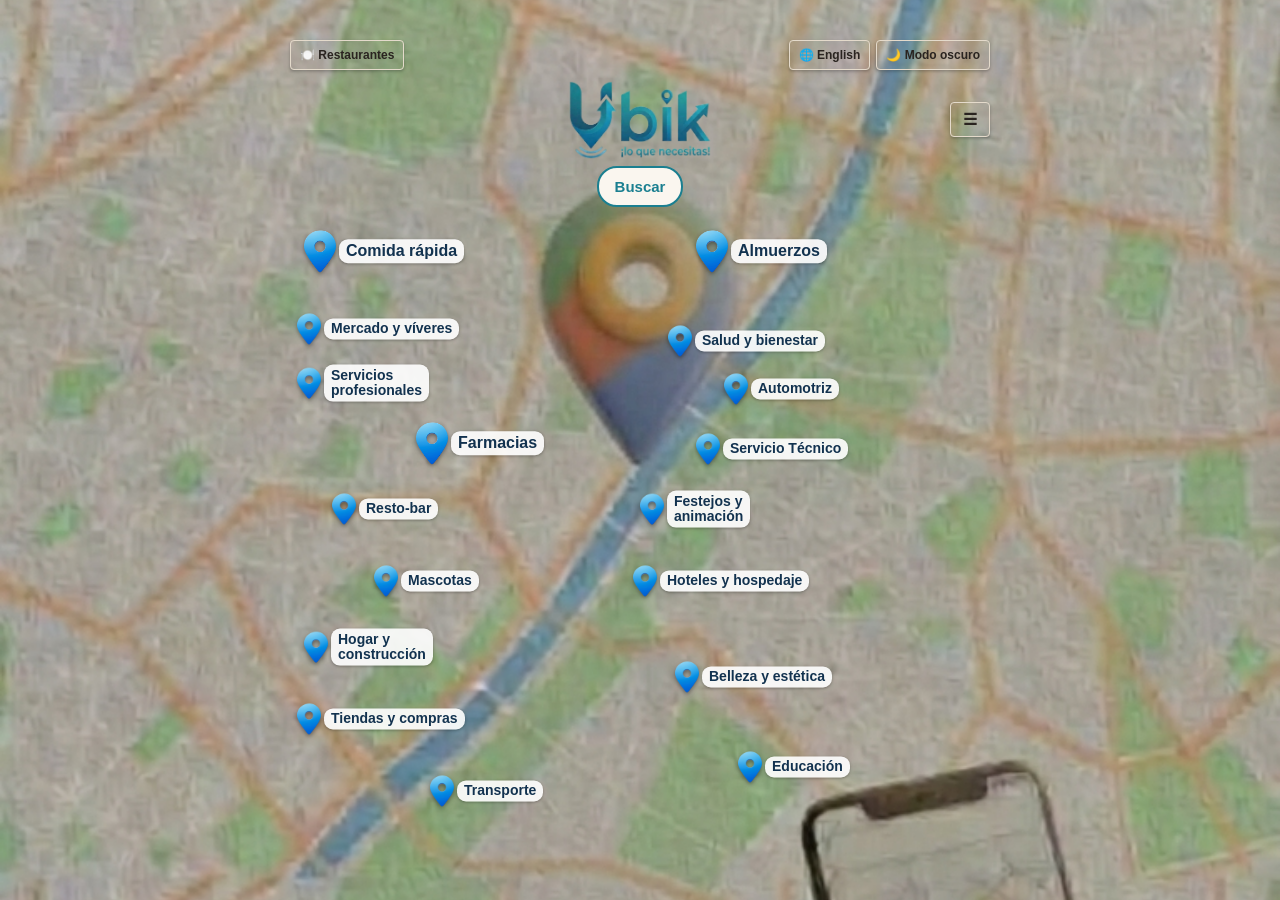
<file: index.html>
<!DOCTYPE html>
<html lang="es">
<head>
  <meta charset="UTF-8">
  <title>Ubik</title>
  <style>
        :root {
      --fondo: #FAF6EF;
      --texto: #2A2420;
            --acento: #1A7F90;
      --acento-claro: #2A9DAE;
      --acento-oscuro: #0F6577;
      --acento-texto: #FFFFFF;
      --abierto: #96E600;
      --cerrado: #A13D3D;
      --borde: #E4DACB;
    }
    [data-tema="oscuro"] {
      --fondo: #000000;
      --texto: #EFEFEF;
      --acento: #3FBFD0;
      --acento-claro: #6AD3E0;
      --acento-oscuro: #2AA3B5;
      --acento-texto: #121212;
      --abierto: #96E600;
      --cerrado: #C97070;
      --borde: #2E2E2E;
    }
    body {
      font-family: 'Inter', Arial, sans-serif;
      max-width: 700px;
      margin: 40px auto;
      padding: 0 20px;
      background: var(--fondo);
      color: var(--texto);
      transition: background 0.2s, color 0.2s;
    }
    


    input {
      display: block;
      margin-bottom: 10px;
      padding: 10px;
      width: 100%;
      box-sizing: border-box;
      font-size: 16px;
      background: var(--fondo);
      color: var(--texto);
      border: 1px solid var(--borde);
      border-radius: 4px;
    }
    #buscar {
      max-width: 550px;
      margin: 0 auto 15px auto;
      padding: 14px 24px;
      border-radius: 30px;
      border: 1px solid var(--borde);
      box-shadow: 0 1px 6px rgba(0, 0, 0, 0.1);
      font-size: 17px;
      text-align: left;
    }
    #buscar:focus {
      outline: none;
      box-shadow: 0 1px 8px rgba(0, 0, 0, 0.2);
    }


            button {
      padding: 12px 26px;
      cursor: pointer;
      background: linear-gradient(180deg, var(--acento-claro), var(--acento-oscuro));
      color: var(--acento-texto);
      border: none;
      border-radius: 4px;
      font-weight: bold;
      box-shadow: 0 1.5px 3px rgba(0, 0, 0, 0.25);
      transform: scale(1);
      transition: transform 0.1s, box-shadow 0.1s;
    }
    button:hover { opacity: 0.95; }

    #texto-volver {
      background: transparent;
      border: 2px solid var(--acento);
      color: var(--acento);
      padding: 8px 18px;
      border-radius: 6px;
      font-weight: bold;
      font-size: 14px;
      box-shadow: none;
      transition: background 0.15s, color 0.15s;
    }
    #texto-volver:hover {
      background: var(--acento);
      color: var(--acento-texto);
      opacity: 1;
    }
    
    button:active {
      transform: scale(0.97);
      box-shadow: inset 0 0 3px rgba(0, 0, 0, 0.35);
    }
    

    
    select.filtro-select,
    #boton-buscar,
    #boton-filtros-mas,
    #boton-cercania {
      border: 2px solid var(--acento);
      border-radius: 20px;
      padding: 10px 16px;
      font-size: 15px;
      font-weight: bold;
      color: var(--acento);
      background: var(--fondo);
      cursor: pointer;
      appearance: none;
      -webkit-appearance: none;
      box-shadow: none;
    }
    select.filtro-select:focus,
    #boton-buscar:focus,
    #boton-filtros-mas:focus,
    #boton-cercania:focus {
      outline: none;
      box-shadow: 0 1px 8px rgba(0, 0, 0, 0.15);
    }
    #boton-buscar:active,
    #boton-filtros-mas:active,
    #boton-cercania:active {
      transform: scale(0.97);
      box-shadow: none;
    }


    #boton-cercania img {
      height: 1.15em;
      width: auto;
      vertical-align: middle;
      margin-right: 8px;
    }
    .filtro-toggle {
      display: block;
      width: 100%;
      margin-bottom: 10px;
      cursor: pointer;
    }
    .filtro-toggle input { display: none; }
    .filtro-toggle span { text-align: left; }
    .filtro-toggle span::before {
      content: "";
      display: inline-block;
      width: 13px;
      margin-right: 8px;
    }
    #boton-cercania { text-align: left; }
    #boton-cercania img {
      width: 13px;
      object-fit: contain;
      margin-right: 8px;
    }
    .filtro-toggle span {
      display: block;
      box-sizing: border-box;
      text-align: left;
      border: 2px solid var(--acento);
      border-radius: 20px;
      padding: 10px 16px;
      font-size: 15px;
      font-weight: bold;
      color: var(--acento);
      background: var(--fondo);
    }
      .filtro-toggle input:checked + span::after {
      content: " ✓";
    }
    .estado-abierto { color: var(--abierto); font-weight: bold; }
        .estado-cerrado { color: var(--cerrado); font-weight: bold; }
    
    @keyframes brillo-oferta {
      0%, 100% { box-shadow: 0 0 6px 1px rgba(79, 216, 255, 0.5), 0 0 14px 3px rgba(79, 216, 255, 0.25); }
      50% { box-shadow: 0 0 14px 4px rgba(79, 216, 255, 0.95), 0 0 30px 10px rgba(79, 216, 255, 0.55); }
    }
    @media (prefers-reduced-motion: reduce) {
      .resultado.con-oferta { animation: none; box-shadow: 0 0 12px 3px rgba(79, 216, 255, 0.8); }
    }
    .resultado.con-oferta {
      border-color: #4fd8ff;
      animation: brillo-oferta 2s ease-in-out infinite;
    }
    
    
    .tile.con-oferta {
      border-color: #4fd8ff;
      animation: brillo-oferta 2s ease-in-out infinite;
    }
    .punto.con-oferta span {
      animation: brillo-oferta 2s ease-in-out infinite;
    }
    @media (prefers-reduced-motion: reduce) {
      .tile.con-oferta, .punto.con-oferta span { animation: none; box-shadow: 0 0 12px 3px rgba(79, 216, 255, 0.8); }
    }
    .etiqueta-oferta {
      display: inline-block;
      background: #d62828;
      color: #fff;
      font-size: 12px;
      font-weight: bold;
      padding: 3px 10px;
      border-radius: 6px;
      margin-left: 14px;
      vertical-align: middle;
    }


    .resultado {
      border: 1px solid var(--borde);
      border-radius: 8px;
      padding: 12px;
      margin-bottom: 10px;
    }
    #resultados { margin-top: 30px; }
    #resultados .resultado { margin-bottom: 30px; -webkit-user-select: none; user-select: none; -webkit-tap-highlight-color: transparent; }
    .logo-mini {
      width: 60px;
      height: 60px;
      border-radius: 50%;
      object-fit: cover;
      vertical-align: middle;
      margin-right: 8px;
    }



        .resultado h3 { margin: 0 0 5px 0; color: var(--acento); }
        .resultado h3 a { color: var(--acento); text-decoration: none; }
        .resultado h3 a:hover { color: var(--acento); }
    .login-link { margin-top: 40px; text-align: center; }
    .login-link a { color: var(--texto); font-size: 14px; cursor: pointer; }
    
    #error-login { color: var(--cerrado); }
    .fila-password { display: flex; align-items: center; }
    .fila-password input { flex: 1; margin-bottom: 0; }
    .fila-password button { margin-left: 8px; width: 50px; }
        .header-superior {
      position: relative;
      margin-bottom: 20px;
    }
    
    #boton-tema,
    #boton-idioma {
      background: transparent;
      color: var(--texto);
      border: 1px solid var(--borde);
    }


    .modal-fondo {
      display: none;
      position: fixed;
      top: 0; left: 0; right: 0; bottom: 0;
      background: rgba(0, 0, 0, 0.5);
      z-index: 100;
      justify-content: center;
      align-items: center;
    }
    .modal-fondo.activo { display: flex; }
    .modal-caja {
      background: var(--fondo);
      color: var(--texto);
      padding: 24px;
      border-radius: 8px;
      max-width: 350px;
      width: 90%;
      position: relative;
    }
    .modal-cerrar {
      position: absolute;
      top: 8px;
      right: 12px;
      background: transparent;
      border: none;
      box-shadow: none;
      font-size: 20px;
      cursor: pointer;
      color: var(--texto);
      padding: 0;
    }



    .inicio-grid {
      display: grid;
      grid-template-columns: 1fr;
      gap: 10px;
      margin-top: 10px;
    }



    .tile {
      display: flex;
      align-items: center;
      gap: 14px;
      border: 1px solid var(--borde);
      border-radius: 14px;
      overflow: hidden;
      cursor: pointer;
      background: var(--fondo);
      transition: transform 0.1s, box-shadow 0.1s;
    }
    .tile:hover { box-shadow: 0 2px 8px rgba(0, 0, 0, 0.15); }
    .tile:active { transform: scale(0.98); }
    .tile img {
      display: block;
      width: 84px;
      height: 84px;
      flex-shrink: 0;
      object-fit: cover;
    }
    .tile span {
      flex: 1;
      padding: 10px 12px 10px 0;
      font-weight: bold;
      font-size: 17px;
      color: var(--acento);
      text-align: left;
    }
    @media (min-width: 560px) {
      .inicio-grid { grid-template-columns: repeat(2, 1fr); }
    }





    .barra-botones {
      display: flex;
      justify-content: space-between;
      align-items: center;
      flex-wrap: wrap;
      gap: 8px;
      margin-bottom: 10px;
    }
    .botones-derecha {
      display: flex;
      gap: 6px;
      margin-left: auto;
    }
    .barra-botones button {
      background: transparent;
      color: var(--texto);
      border: 1px solid var(--borde);
      font-size: 12px;
      padding: 7px 9px;
    }
    .barra-botones.en-app {
      justify-content: center;
      margin: 30px 0 20px 0;
      padding-top: 15px;
      border-top: 1px solid var(--borde);
    }
    .barra-botones.en-app .botones-derecha {
      margin-left: 0;
    }
    .chip {
      background: transparent;
      color: var(--acento);
      border: 2px solid var(--acento);
      border-radius: 20px;
      padding: 6px 14px;
      margin: 3px;
      font-size: 14px;
      box-shadow: none;
    }
    .chip.activo {
      background: var(--acento);
      color: var(--acento-texto);
    }
/* ===== Pantalla de inicio con mapa ===== */
    #mapa-inicio {
      position: relative;
      width: 100%;
      height: calc(100svh - 300px);
      min-height: 440px;
      max-height: 760px;
      margin-top: 8px;
            overflow: hidden;
      background: transparent;
    }

    /* Fondo de mapa a pantalla completa */
    body::before {
      content: "";
      position: fixed;
      top: 0; left: 0; right: 0; bottom: 0;
      z-index: -1;
      background: url(mapa/fondoapp.jpg) center / cover no-repeat;
    }
    [data-tema="oscuro"] body::before {
      background: #000000;
    }
    body.sin-mapa::before { display: none; }
    .header-superior { margin-bottom: 6px; }
    .punto {
      position: absolute;
      display: flex;
      align-items: center;
      gap: 3px;
      cursor: pointer;
      transform: translateY(-50%);
      max-width: 46%;
    }
    .punto img { width: 24px; height: auto; flex-shrink: 0; filter: drop-shadow(0 2px 2px rgba(0, 0, 0, 0.4)); }
      .punto span {
      white-space: pre;
      background: rgba(255, 255, 255, 0.9);
      color: #12324f;
      font-weight: 800;
      font-size: 14px;
      line-height: 1.1;
      padding: 3px 7px;
      border-radius: 9px;
      box-shadow: 0 1px 3px rgba(0, 0, 0, 0.3);
    }
    .punto.grande img { width: 32px; }
    .punto.grande span { font-size: 16px; }
    [data-tema="oscuro"] .punto span {
      background: #000000;
      color: #FFFFFF;
      border: 1px solid #FFFFFF;
      box-shadow: none;
    }
    .punto { transition: transform 0.12s ease; -webkit-tap-highlight-color: transparent; }
    .punto:active { transform: translateY(-50%) scale(0.88); }
    .tile-ico {
      width: 84px;
      height: 84px;
      flex-shrink: 0;
      display: flex;
      align-items: center;
      justify-content: center;
      font-size: 38px;
      background: var(--borde);
    }

    /* ===== Menú ☰ ===== */
    .fila-logo { position: relative; }
    #boton-menu {
      position: absolute;
      top: 22px;
      right: 0;
      z-index: 20;
      background: transparent;
      color: var(--texto);
      border: 1px solid var(--borde);
      font-size: 16px;
      padding: 7px 12px;
    }
    #menu-info {
      display: none;
      position: absolute;
      top: 64px;
      right: 0;
      z-index: 30;
      min-width: 240px;
      background: var(--fondo);
      border: 1px solid var(--borde);
      border-radius: 12px;
      box-shadow: 0 4px 14px rgba(0, 0, 0, 0.2);
      padding: 6px;
    }
    #menu-info a {
      display: block;
      padding: 12px 14px;
      color: var(--texto);
      font-weight: bold;
      font-size: 15px;
      text-decoration: none;
      border-radius: 8px;
    }
    #menu-info a:hover { background: var(--borde); }

  </style>
</head>
<body>

    <div class="header-superior">
    <div class="barra-botones">
      <button type="button" id="boton-mostrar-login" onclick="mostrarLogin()">🍽️ Restaurantes</button>
      <div class="botones-derecha">
        <button id="boton-idioma" onclick="cambiarIdioma()">🌐 English</button>
        <button id="boton-tema" onclick="cambiarTema()">🌙 Modo oscuro</button>
      </div>
    </div>
    <div class="fila-logo">
      <img src="mapa/logo-ubik.png" alt="Ubik" style="display: block; margin: 0 auto; max-height: 80px;">
      <button type="button" id="boton-menu" onclick="toggleMenu(event)">☰</button>
      <div id="menu-info"></div>
    </div>
  </div>



    <input type="text" id="buscar" style="display: none;" placeholder="Buscá por nombre o tipo de negocio..." onkeypress="if(event.key === 'Enter') buscar()">
    <div style="text-align: center;">
        <button id="boton-buscar" onclick="clicBuscar()">Buscar</button>
  </div>

  <div id="mapa-inicio"></div>
  <div id="inicio" class="inicio-grid"></div>

  <div id="boton-volver" style="display: none; margin: 15px 0 5px 0;">
    <button type="button" id="texto-volver" onclick="volverAlInicio()">← Volver</button>
  </div>



<div id="chips-filtro" style="display: none; text-align: center; margin: 12px 0;"></div>

<div id="filtros" style="display: none; text-align: center;">

    <select id="filtro-categoria" class="filtro-select" onchange="grupoActivo = null; buscar()" style="width: auto; display: block; margin: 0 auto 16px auto; text-align: center; text-align-last: center;">
    <option value="" id="opcion-categoria-default">Todos los negocios</option>
    <option value="Almuerzos">Almuerzos</option>
        <option value="Bodegas y Minimarkets">Bodegas y Minimarkets</option>
    <option value="Bodegas">Bodegas</option>
    <option value="Minimercados">Minimercados</option>
    <option value="Caucheras">Caucheras</option>
    <option value="Clínicas">Clínicas</option>
    <option value="Ambulancias">Ambulancias</option>
    <option value="Consultorios Privados">Consultorios Privados</option>
    <option value="Laboratorios">Laboratorios</option>
    <option value="Odontología">Odontología</option>
    <option value="Comida Rápida">Comida Rápida</option>
    <option value="Arepas">Arepas</option>
    <option value="Cachapas">Cachapas</option>
    <option value="Cafeterías">Cafeterías</option>
    <option value="Comida de Mar">Comida de Mar</option>
    <option value="Ensaladas">Ensaladas</option>
    <option value="Hamburguesas">Hamburguesas</option>
    <option value="Helados">Helados</option>
    <option value="Milanesas">Milanesas</option>
    <option value="Parrillas">Parrillas</option>
    <option value="Pasteles y Empanadas">Pasteles y Empanadas</option>
    <option value="Perros Calientes">Perros Calientes</option>
    <option value="Pizzas">Pizzas</option>
    <option value="Pollo">Pollo</option>
    <option value="Postres">Postres</option>
    <option value="Shawarmas">Shawarmas</option>
    <option value="Sushi">Sushi</option>
    <option value="Tequeños">Tequeños</option>
    <option value="Entretenimiento">Entretenimiento</option>
    <option value="Estaciones de Servicio">Estaciones de Servicio</option>
    <option value="Farmacias">Farmacias</option>
    <option value="Grúas">Grúas</option>
    <option value="Hospitales">Hospitales</option>
    <option value="Licorerías">Licorerías</option>
    <option value="Repuestos de Carro">Repuestos de Carro</option>
    <option value="Repuestos de Moto">Repuestos de Moto</option>
    <option value="Otros Repuestos">Otros Repuestos</option>
    <option value="Supermercados">Supermercados</option>
    <option value="Talleres Mecánicos de Carro">Talleres Mecánicos de Carro</option>
    <option value="Talleres Mecánicos de Moto">Talleres Mecánicos de Moto</option>
    <option value="Veterinarias">Veterinarias</option>
  </select>

  <div id="filtros-mas" style="display: inline-block; position: relative;">
    <button type="button" id="boton-filtros-mas" onclick="toggleFiltrosMas()">⚙️ <span id="texto-filtros-mas">Más filtros</span></button>
    <div id="menu-filtros-mas" style="display: none; position: absolute; top: 100%; left: 0; margin-top: 4px; background: var(--fondo); border: 1px solid var(--borde); border-radius: 8px; padding: 12px; text-align: left; box-shadow: 0 2px 8px rgba(0,0,0,0.15); z-index: 10; min-width: 220px;">

      <label class="filtro-toggle">
        <input type="checkbox" id="solo-abiertos" checked onchange="buscar()">
        <span id="texto-solo-abiertos">Solo abiertos</span>
      </label>

      <button type="button" id="boton-cercania" onclick="activarCercania()" style="width: 100%;"><img src="mapa/flecha.png" alt=""><span id="texto-cercania">Más cercano</span></button>
    </div>
  </div>
</div>



  <div id="resultados"></div>



    <div id="login-restaurante" class="modal-fondo">
    <div class="modal-caja">
      <button type="button" class="modal-cerrar" onclick="mostrarLogin()">✕</button>
      
      <h3 id="titulo-login">Iniciar sesión - Restaurantes</h3>
      <input type="email" id="login-email" placeholder="Email" onkeypress="if(event.key === 'Enter') loginRestaurante()">
      <div class="fila-password">
        <input type="password" id="login-password" placeholder="Contraseña" onkeypress="if(event.key === 'Enter') loginRestaurante()">
        <button type="button" onclick="mostrarOcultarPassword()">👁</button>
      </div>
      <button id="boton-entrar-login" onclick="loginRestaurante()">Entrar</button>


      <p id="error-login"></p>
    </div>
  </div>

  

  <script>
    const API_URL = "https://gofood-api-production.up.railway.app";


        const GRUPOS = [
      { id: "comida", es: "Comida rápida", en: "Fast food", x: 2, y: 6, grande: true, subgrupos: [
        { id: "hamburguesas", img: "comida/hamburguesas.jpg", es: "Hamburguesas", en: "Burgers", categorias: ["Hamburguesas"] },
        { id: "pizzas", img: "comida/pizzas.jpg", es: "Pizzas", en: "Pizza", categorias: ["Pizzas"] },
        { id: "perros", img: "comida/perros-calientes.jpg", es: "Perros calientes", en: "Hot dogs", categorias: ["Perros Calientes"] },
        { id: "arepas", img: "comida/arepas.jpg", es: "Arepas", en: "Arepas", categorias: ["Arepas"] },
        { id: "tequenos", img: "comida/tequenos.jpg", es: "Tequeños", en: "Tequeños", categorias: ["Tequeños"] },
        { id: "pasteles", img: "comida/pasteles-empanadas.jpg", es: "Pasteles y empanadas", en: "Pastries & empanadas", categorias: ["Pasteles y Empanadas"] },
        { id: "postres", img: "comida/postres.jpg", es: "Postres", en: "Desserts", categorias: ["Postres"] },
        { id: "sushi", img: "comida/sushi.jpg", es: "Sushi", en: "Sushi", categorias: ["Sushi"] },
        { id: "cachapas", img: "comida/cachapas.jpg", es: "Cachapas", en: "Cachapas", categorias: ["Cachapas"] },
        { id: "cafeterias", img: "comida/cafeterias.jpg", es: "Cafeterías", en: "Cafés", categorias: ["Cafeterías"] },
        { id: "helados", img: "comida/helados.jpg", es: "Helados", en: "Ice cream", categorias: ["Helados"] },
        { id: "shawarmas", img: "comida/shawarmas.jpg", es: "Shawarmas", en: "Shawarmas", categorias: ["Shawarmas"] },
        { id: "parrillas", img: "comida/parrillas.jpg", es: "Parrillas", en: "Grill", categorias: ["Parrillas"] },
        { id: "ensaladas", img: "comida/ensaladas.jpg", es: "Ensaladas", en: "Salads", categorias: ["Ensaladas"] },
        { id: "pollo", img: "comida/pollo.jpg", es: "Pollo", en: "Chicken", categorias: ["Pollo", "Pollo al Horno"] },
        { id: "comida-otros", img: "comida/otros.jpg", es: "Otros", en: "Other", categorias: ["Comida Rápida", "Comida Rapida", "Comida"] }
      ] },
      { id: "almuerzos", es: "Almuerzos", en: "Lunch", x: 58, y: 6, grande: true, categorias: ["Almuerzos", "Pabellón Criollo", "Bandeja Paisa", "Arroz con Pollo", "Pollo", "Pollo al Horno", "Milanesas", "Chuleta de Cerdo", "Parrillas", "Pastas", "Pasticho", "Comida China", "Comida de Mar", "Ensaladas", "Sopas"] },
      { id: "profesionales",   es: "Servicios\nprofesionales", en: "Professional\nservices", x: 1, y: 28, categorias: ["Servicios Profesionales"] },
      { id: "restobar", es: "Resto-bar", en: "Resto-bar", x: 6, y: 49, categorias: ["Resto-Bar"] },
      { id: "alimentos", es: "Mercado y víveres", en: "Groceries & markets", x: 1, y: 19, subgrupos: [
        { id: "supermercados", img: "alimentacion/supermercados.png", es: "Supermercados", en: "Supermarkets", categorias: ["Supermercados"] },
        { id: "minimercados", img: "alimentacion/minimercados.png", es: "Minimercados", en: "Mini-markets", categorias: ["Minimercados"] },
        { id: "bodegas", img: "alimentacion/bodegas.png", es: "Bodegas", en: "Corner stores", categorias: ["Bodegas", "Bodegas y Minimarkets"] },
        { id: "carnicerias", img: "alimentacion/carnicerias.jpg", es: "Carnicerías", en: "Butchers", categorias: ["Carnicerías"] },
        { id: "charcuterias", img: "alimentacion/charcuterias.jpg", es: "Charcuterías", en: "Delis", categorias: ["Charcuterías"] },
        { id: "verdulerias", img: "alimentacion/verdulerias.jpg", es: "Verdulerías", en: "Greengrocers", categorias: ["Verdulerías"] },
        { id: "pescaderias", img: "alimentacion/pescaderias.jpg", es: "Pescaderías", en: "Fishmongers", categorias: ["Pescaderías"] },
        { id: "panaderias", img: "alimentacion/panaderias.jpg", es: "Panaderías", en: "Bakeries", categorias: ["Panaderías"] },
        { id: "licorerias", img: "licorerias.jpg", es: "Licorerías", en: "Liquor stores", categorias: ["Licorerías"] }
      ] },
      { id: "salud", es: "Salud y bienestar", en: "Health & wellness", x: 54, y: 21, subgrupos: [
        { id: "hospitales", img: "asistenciamedica/hospitales.jpg", es: "Hospitales", en: "Hospitals", categorias: ["Hospitales"] },
        { id: "clinicas", img: "asistenciamedica/clinicas.jpg", es: "Clínicas", en: "Clinics", categorias: ["Clínicas"] },
        { id: "consultorios", img: "asistenciamedica/consultorios-privados.jpg", es: "Consultorios privados", en: "Private practices", categorias: ["Consultorios Privados"] },
        { id: "laboratorios", img: "asistenciamedica/laboratorios.jpg", es: "Laboratorios", en: "Laboratories", categorias: ["Laboratorios"] },
        { id: "odontologia", img: "asistenciamedica/odontologia.jpg", es: "Odontología", en: "Dentists", categorias: ["Odontología"] },
        { id: "ambulancias", img: "asistenciamedica/ambulancias.jpg", es: "Ambulancias", en: "Ambulances", categorias: ["Ambulancias"] },
        { id: "opticas", img: "asistenciamedica/opticas.jpg", es: "Ópticas", en: "Opticians", categorias: ["Ópticas"] },
        { id: "naturistas", img: "bienestar/naturistas.jpg", es: "Tiendas naturistas", en: "Health food stores", categorias: ["Tiendas Naturistas"] },
        { id: "gimnasios-g", img: "bienestar/gimnasios.jpg", es: "Gimnasios", en: "Gyms", categorias: ["Gimnasios"] },
        { id: "salud-otros", img: "asistenciamedica/otros.jpg", es: "Otros", en: "Other", categorias: ["Otros Servicios de Salud"] }
      ] },
      { id: "farmacias", es: "Farmacias", en: "Pharmacies", x: 18, y: 38, grande: true, categorias: ["Farmacias"] },
      { id: "tecnologia", es: "Servicio Técnico", en: "Technical Service", x: 58, y: 39, subgrupos: [
        { id: "tecnico-celulares", img: "tecnologia/tecnico-celulares.jpg", es: "Servicio técnico de celulares", en: "Cell phone repair", categorias: ["Servicio Técnico de Celulares"] },
        { id: "tecnico-computadoras", img: "tecnologia/tecnico-computadoras.jpg", es: "Servicio técnico de computadoras", en: "Computer repair", categorias: ["Servicio Técnico de Computadoras"] }
      ] },
      { id: "mascotas", es: "Mascotas", en: "Pets", x: 12, y: 61, subgrupos: [
        { id: "veterinarias", img: "veterinarias.jpg", es: "Veterinarias", en: "Veterinarians", categorias: ["Veterinarias"] },
        { id: "tiendas-mascotas", img: "mascotas/tiendas-mascotas.jpg", es: "Tiendas para mascotas", en: "Pet stores", categorias: ["Tiendas de Mascotas"] },
        { id: "peluquerias-caninas", img: "mascotas/peluquerias-caninas.jpg", es: "Peluquerías caninas", en: "Dog groomers", categorias: ["Peluquerías Caninas"] }
      ] },
      { id: "automotriz", es: "Automotriz", en: "Automotive", x: 62, y: 29, subgrupos: [
        { id: "repuestos-carro", img: "repuestos/repuestos-carro.jpg", es: "Repuestos de carro", en: "Car parts", categorias: ["Repuestos de Carro"] },
        { id: "repuestos-moto", img: "repuestos/repuestos-moto.jpg", es: "Repuestos de moto", en: "Motorcycle parts", categorias: ["Repuestos de Moto"] },
        { id: "repuestos-otros", img: "repuestos/otros.jpg", es: "Otros repuestos", en: "Other parts", categorias: ["Repuestos Línea Pesada", "Otros Repuestos"] },
        { id: "talleres", img: "talleres.jpg", es: "Talleres", en: "Workshops", categorias: ["Talleres Mecánicos de Carro", "Talleres Mecánicos de Moto"] },
        { id: "caucheras", img: "caucheras.jpg", es: "Caucheras", en: "Tire shops", categorias: ["Caucheras"] },
        { id: "gasolina", img: "gasolina.jpg", es: "Gasolina", en: "Gas stations", categorias: ["Estaciones de Servicio"] },
        { id: "gruas", img: "grua.jpg", es: "Grúas", en: "Tow trucks", categorias: ["Grúas"] }
      ] },
      { id: "hoteles", es: "Hoteles y hospedaje", en: "Hotels & lodging", x: 49, y: 61, subgrupos: [
        { id: "hoteles-h", img: "hospedaje/hoteles.jpg", es: "Hoteles", en: "Hotels", categorias: ["Hoteles"] },
        { id: "posadas", img: "hospedaje/posadas.jpg", es: "Posadas", en: "Inns", categorias: ["Posadas"] },
        { id: "moteles", img: "hospedaje/moteles.jpg", es: "Moteles", en: "Motels", categorias: ["Moteles"] }
      ] },
      { id: "festejos",   es: "Festejos y\nanimación", en: "Parties &\nentertainment", x: 50, y: 49, subgrupos: [
        { id: "festejos-f", img: "festejos/festejos.jpg", es: "Festejos", en: "Parties", categorias: ["Festejos"] },
        { id: "animacion", img: "festejos/animacion.jpg", es: "Animación", en: "Entertainment", categorias: ["Animación"] },
        { id: "floristerias", img: "festejos/floristerias.jpg", es: "Floristerías", en: "Florists", categorias: ["Floristerías"] }
      ] },
      { id: "ferreteria",   es: "Hogar y\nconstrucción", en: "Home &\nconstruction", x: 2, y: 72, subgrupos: [
        { id: "ferreterias", img: "ferreteria/ferreterias.jpg", es: "Ferreterías", en: "Hardware stores", categorias: ["Ferreterías"] },
        { id: "materiales", img: "ferreteria/materiales.jpg", es: "Materiales de construcción", en: "Building materials", categorias: ["Materiales de Construcción"] },
                { id: "tecnicos", img: "ferreteria/tecnicos.jpg", es: "Servicios técnicos", en: "Repair services", categorias: ["Servicios Técnicos"] }
      ] },
      { id: "belleza", es: "Belleza y estética", en: "Beauty", x: 55, y: 77, subgrupos: [
                { id: "peluquerias", img: "belleza/peluquerias.jpg", es: "Peluquerías", en: "Hair salons", categorias: ["Peluquerías"] },
        { id: "barberias", img: "belleza/barberias.jpg", es: "Barberías", en: "Barbershops", categorias: ["Barberías"] },
        { id: "unas", img: "belleza/unas.jpg", es: "Uñas y estética", en: "Nails & aesthetics", categorias: ["Uñas y Estética"] },
        { id: "spa", img: "belleza/spa.jpg", es: "Spa y masajes", en: "Spa & massage", categorias: ["Spa y Masajes"] }
      ] },
            { id: "cursos", es: "Educación", en: "Education", x: 64, y: 92, subgrupos: [
        { id: "cursos-c", img: "cursos/cursos.jpg", es: "Cursos", en: "Courses", categorias: ["Cursos"] },
        { id: "academias", img: "cursos/academias.jpg", es: "Academias", en: "Academies", categorias: ["Academias"] },
        { id: "clases", img: "cursos/clases.jpg", es: "Clases particulares", en: "Private lessons", categorias: ["Clases Particulares"] }
      ] },
      { id: "tiendas", es: "Tiendas y compras", en: "Shops", x: 1, y: 84, subgrupos: [
        { id: "papelerias", img: "tiendas/papelerias.jpg", es: "Papelerías", en: "Stationery", categorias: ["Papelerías"] },
        { id: "merceria", img: "tiendas/mercerias.jpg", es: "Mercerías", en: "Haberdashery", categorias: ["Mercerías"] },
        { id: "venta-celulares", img: "tecnologia/venta-celulares.jpg", es: "Venta de celulares", en: "Cell phone sales", categorias: ["Venta de Celulares"] },
        { id: "venta-computadoras", img: "tecnologia/venta-computadoras.jpg", es: "Venta de computadoras", en: "Computer sales", categorias: ["Venta de Computadoras"] }
      ] },
      { id: "transporte", es: "Transporte", en: "Transport", x: 20, y: 96, subgrupos: [
                { id: "taxis", img: "transporte/taxis.jpg", es: "Taxis", en: "Taxis", categorias: ["Taxis"] },
        { id: "uber", img: "transporte/uber.jpg", es: "Uber", en: "Uber", categorias: ["Uber"] },
        { id: "mototaxis", img: "transporte/mototaxis.jpg", es: "Mototaxis", en: "Moto-taxis", categorias: ["Mototaxis"] },
        { id: "mudanzas", img: "transporte/mudanzas.jpg", es: "Mudanzas", en: "Moving", categorias: ["Mudanzas"] }
      ] }
    ];








       let grupoActivo = null;   // grupo cuyos negocios se están mostrando
    let menuActual = null;    // grupo cuyos cuadritos (subgrupos) se están mostrando

    let filtroActivo = null;  // botoncito elegido dentro de un grupo (ej: mondongo)

    // Categorías que tienen al menos un negocio (null = todavía no se sabe, se muestra todo)
    let categoriasConNegocios = null;

    // Categorías que tienen al menos un negocio ABIERTO con oferta
    let categoriasConOferta = new Set();

    // Locales con oferta que la persona ya visitó (se olvida al cerrar la app)
    function ofertasVistas() {
      try { return JSON.parse(sessionStorage.getItem("ofertas-vistas") || "[]"); }
      catch (e) { return []; }
    }

    function grupoTieneOferta(g) {
      const cats = [...(g.categorias || []), ...(g.subgrupos || []).flatMap(s => s.categorias || [])];
      return cats.some(c => categoriasConOferta.has(c));
    }

    function subgrupoTieneNegocios(s) {
      if (!categoriasConNegocios) return true;
      return (s.categorias || []).some(c => categoriasConNegocios.has(c));
    }

    async function cargarCategoriasConNegocios() {
      try {
        const respuesta = await fetch(`${API_URL}/api/restaurants`);
        if (!respuesta.ok) return;
        const lista = await respuesta.json();
        categoriasConNegocios = new Set(lista.map(r => r.category).filter(Boolean));
        const vistas = ofertasVistas();
        categoriasConOferta = new Set(lista.filter(r => r.hasOffer && r.isOpen && !vistas.includes(r.id)).map(r => r.category).filter(Boolean));
        dibujarInicio();
      } catch (e) {
        // si falla, se muestran todos los cuadros como antes
      }
    }

    function dibujarChips() {
      const cont = document.getElementById("chips-filtro");
      const grupo = obtenerGrupo(grupoActivo);
      if (!grupo || !grupo.filtros) {
        cont.style.display = "none";
        cont.innerHTML = "";
        return;
      }
      const todos = { es: "Todas", en: "All", q: "" };
      cont.innerHTML = [todos, ...grupo.filtros].map(f =>
        `<button type="button" class="chip ${(filtroActivo || "") === f.q ? "activo" : ""}" onclick="elegirFiltro('${f.q}')">${f[idiomaActual]}</button>`
      ).join("");
      cont.style.display = "block";
    }

    function elegirFiltro(q) {
      filtroActivo = q || null;
      buscar();
    }

    // Busca un grupo o subgrupo por su id
    function obtenerGrupo(id) {
      for (const g of GRUPOS) {
        if (g.id === id) return g;
        if (g.subgrupos) {
          const sub = g.subgrupos.find(s => s.id === id);
          if (sub) return sub;
        }
      }
      return null;
    }

    // Devuelve el grupo "padre" de un subgrupo (o null si es un grupo normal)
    function padreDe(id) {
      return GRUPOS.find(g => g.subgrupos && g.subgrupos.some(s => s.id === id)) || null;
    }




    function dibujarInicio() {
      // Pantalla principal: las flechas sobre el mapa
      document.getElementById("mapa-inicio").innerHTML = GRUPOS.map(g => `
                <div class="punto ${g.grande ? "grande" : ""}${grupoTieneOferta(g) ? " con-oferta" : ""}" style="left: ${g.x}%; top: ${g.y}%;" role="button" tabindex="0" onclick="setTimeout(() => abrirGrupo('${g.id}'), 130)" onkeypress="if(event.key === 'Enter') abrirGrupo('${g.id}')">
          <img src="mapa/flecha.png" alt="">
          <span>${g[idiomaActual]}</span>
        </div>
      `).join("");



      // Cuadros de los subgrupos (solo cuando se entró a un grupo)
      const padre = menuActual ? GRUPOS.find(g => g.id === menuActual) : null;
      const visibles = padre ? padre.subgrupos.filter(subgrupoTieneNegocios) : [];
      if (padre && visibles.length === 0) {
        document.getElementById("inicio").innerHTML = `<p style="grid-column: 1 / -1; text-align: center;">${traducciones[idiomaActual].proximamente}</p>`;
        return;
      }
      document.getElementById("inicio").innerHTML = padre ? visibles.map(g => `
        <div class="tile${grupoTieneOferta(g) ? " con-oferta" : ""}" role="button" tabindex="0" onclick="abrirGrupo('${g.id}')" onkeypress="if(event.key === 'Enter') abrirGrupo('${g.id}')">
          ${g.img ? `<img src="categorias/${g.img}" alt="" onerror="this.outerHTML='<div class=\\'tile-ico\\'>${g.ico || "📍"}</div>'">` : `<div class="tile-ico">${g.ico || "📍"}</div>`}
          <span>${g[idiomaActual]}</span>
        </div>
      `).join("") : "";
    }

    // ===== Menú ☰ (páginas de información) =====
    const MENU_INFO = [
      { href: "info/nosotros.html",   es: "Nosotros",              en: "About us" },
      { href: "info/servicios.html",  es: "Productos y Servicios", en: "Products & Services" },
      { href: "info/contacto.html",   es: "Contacto",              en: "Contact" },
      { href: "info/preguntas.html",  es: "Preguntas frecuentes",  en: "FAQ" },
      { href: "info/terminos.html",   es: "Términos y condiciones", en: "Terms & Conditions" },
      { href: "info/privacidad.html", es: "Política de privacidad", en: "Privacy Policy" }
    ];

    function dibujarMenu() {
      document.getElementById("menu-info").innerHTML = MENU_INFO.map(m =>
        `<a href="${m.href}">${m[idiomaActual]}</a>`
      ).join("");
    }

    function toggleMenu(e) {
      e.stopPropagation();
      const menu = document.getElementById("menu-info");
      menu.style.display = menu.style.display === "block" ? "none" : "block";
    }

    document.addEventListener("click", () => {
      document.getElementById("menu-info").style.display = "none";
    });


    function abrirGrupo(id) {
      const g = obtenerGrupo(id);
      if (!g) return;
      document.getElementById("buscar").value = "";
      document.getElementById("filtro-categoria").value = "";
      if (g.subgrupos) {
        menuActual = g.id;
        grupoActivo = null;
        dibujarInicio();
      } else {
          grupoActivo = id;
          filtroActivo = null;
      }
      window.scrollTo(0, 0);
      buscar();
    }

    function volverAlInicio() {
      const padre = grupoActivo ? padreDe(grupoActivo) : null;
      menuActual = padre ? padre.id : null;
      filtroActivo = null;
      grupoActivo = null;
      document.getElementById("buscar").value = "";
      document.getElementById("filtro-categoria").value = "";
      document.getElementById("resultados").innerHTML = "";
      dibujarInicio();
      buscar();
    }
     const traducciones = {
      es: {
        botonRestaurantes: "🍽️ Restaurantes",
        botonIdioma: "🌐 English",
        buscarPlaceholder: "Buscá un negocio, producto o servicio...",
        botonBuscar: "Buscar",
        soloAbiertos: "Solo abiertos",
        ordenPrecioDefault: "Ordenar platos por precio",
        ordenPrecioAsc: "Precio: menor a mayor",
        ordenPrecioDesc: "Precio: mayor a menor",
                botonCercania: "Más cercano",
        botonCercaniaObteniendo: "Obteniendo ubicación...",
        botonCercaniaListo: "Más cercano ✓",
                categoriaDefault: "Todos los negocios",
        masFiltros: "Más filtros",
        escribiOElegi: "Escribí algo o elegí una categoría para buscar.",
        volver: "← Volver",
        proximamente: "Pronto habrá negocios aquí.",

        errorConexion: "No se pudo conectar con la API.",
        sinResultados: "No se encontraron resultados.",
        abierto: "Abierto",
        ofertas: "Ofertas",
        cerrado: "Cerrado",
        en: "En",
        tituloLogin: "Iniciar sesión - Restaurantes",
        placeholderEmail: "Email",
        placeholderPassword: "Contraseña",
        botonEntrar: "Entrar",
        errorLogin: "Email o contraseña incorrectos",
        errorGeo: "Tu navegador no soporta geolocalización.",
        errorGeoPermiso: "No se pudo obtener tu ubicación. Revisá los permisos del navegador.",
        temaOscuro: "🌙 Modo oscuro",
        temaClaro: "☀️ Modo claro"
      },
      en: {
        botonRestaurantes: "🍽️ Restaurants",
        botonIdioma: "🌐 Español",
        buscarPlaceholder: "Search for a business, product, or service...",
        botonBuscar: "Search",
        soloAbiertos: "Open now only",
        ordenPrecioDefault: "Sort dishes by price",
        ordenPrecioAsc: "Price: low to high",
        ordenPrecioDesc: "Price: high to low",
        botonCercania: "Nearest",
        botonCercaniaObteniendo: "Getting location...",
        botonCercaniaListo: "Nearest ✓",
                categoriaDefault: "All businesses",
        masFiltros: "More filters",
        escribiOElegi: "Type something or choose a category to search.",
        volver: "← Back",
        proximamente: "Businesses coming soon.",
        errorConexion: "Could not connect to the API.",
        sinResultados: "No results found.",
        abierto: "Open",
        ofertas: "Offers",
        cerrado: "Closed",
        en: "At",
        tituloLogin: "Log in - Restaurants",
        placeholderEmail: "Email",
        placeholderPassword: "Password",
        botonEntrar: "Log in",
        errorLogin: "Incorrect email or password",
        errorGeo: "Your browser does not support geolocation.",
        errorGeoPermiso: "Could not get your location. Check your browser permissions.",
        temaOscuro: "🌙 Dark mode",
        temaClaro: "☀️ Light mode"
      }
    };

    let idiomaActual = localStorage.getItem("idioma") || "es";

    function aplicarIdioma(idioma) {
      idiomaActual = idioma;
      localStorage.setItem("idioma", idioma);
      const t = traducciones[idioma];

      document.getElementById("boton-mostrar-login").textContent = t.botonRestaurantes;
      document.getElementById("boton-idioma").textContent = t.botonIdioma;
      document.getElementById("buscar").placeholder = t.buscarPlaceholder;
      document.getElementById("boton-buscar").textContent = t.botonBuscar;
      document.getElementById("texto-solo-abiertos").textContent = t.soloAbiertos;
      document.getElementById("texto-cercania").textContent = t.botonCercania;
    
      document.getElementById("opcion-categoria-default").textContent = t.categoriaDefault;
      document.getElementById("texto-filtros-mas").textContent = t.masFiltros;
      document.getElementById("texto-volver").textContent = t.volver;
      dibujarMenu();
      dibujarInicio();
      document.getElementById("titulo-login").textContent = t.tituloLogin;
      document.getElementById("login-email").placeholder = t.placeholderEmail;
      document.getElementById("login-password").placeholder = t.placeholderPassword;
      document.getElementById("boton-entrar-login").textContent = t.botonEntrar;

      const temaActualAhora = document.documentElement.getAttribute("data-tema");
      document.getElementById("boton-tema").textContent = temaActualAhora === "oscuro" ? t.temaClaro : t.temaOscuro;

      if (document.getElementById("buscar").value || document.getElementById("filtro-categoria").value || grupoActivo) buscar();


    }

    function cambiarIdioma() {
      aplicarIdioma(idiomaActual === "es" ? "en" : "es");
    }

    

        function toggleFiltrosMas() {
      const menu = document.getElementById("menu-filtros-mas");
      menu.style.display = menu.style.display === "block" ? "none" : "block";
    }

    let ubicacionUsuario = null;

    // ===== Tasa oficial del BCV (para mostrar el precio en Bs) =====
    let tasaUsd = null;
    let tasaPromesa = null;

    function cargarTasa() {
      if (tasaUsd) return Promise.resolve();
      if (!tasaPromesa) {
        tasaPromesa = fetch(`${API_URL}/api/tasa`)
          .then(r => r.ok ? r.json() : Promise.reject())
          .then(d => { tasaUsd = d.usd; })
          .catch(() => { tasaPromesa = null; });
      }
      return tasaPromesa;
    }

    function formatoBs(n) {
      const [entero, decimales] = n.toFixed(2).split(".");
      return entero.replace(/\B(?=(\d{3})+(?!\d))/g, ".") + "," + decimales;
    }

    function textoPrecio(usd) {
      const base = `$${Number(usd).toFixed(2)}`;
      if (!tasaUsd) return base;
      return `${base} · Bs ${formatoBs(Number(usd) * tasaUsd)}`;
    }




        function activarCercania() {
      const t = traducciones[idiomaActual];
      const boton = document.getElementById("boton-cercania");

      if (!navigator.geolocation) {
        alert(t.errorGeo);
        return;
      }

      document.getElementById("texto-cercania").textContent = t.botonCercaniaObteniendo;
      boton.disabled = true;

      navigator.geolocation.getCurrentPosition(
        (posicion) => {
          ubicacionUsuario = {
            lat: posicion.coords.latitude,
            lng: posicion.coords.longitude
          };
          document.getElementById("texto-cercania").textContent = t.botonCercaniaListo;
          boton.disabled = false;
          buscar();
        },
        (error) => {
          alert(t.errorGeoPermiso);
          document.getElementById("texto-cercania").textContent = t.botonCercania;
          boton.disabled = false;
        }
      );
    }




    function clicBuscar() {
      const campo = document.getElementById("buscar");
      if (campo.style.display === "none") {
        campo.style.display = "block";
        campo.focus();
        return;
      }
      if (campo.value.trim() === "" && !grupoActivo) {
        campo.style.display = "none";
        return;
      }
      buscar();
    }

          async function buscar() {
      const t = traducciones[idiomaActual];
            const qEscrita = document.getElementById("buscar").value;
      const grupo = obtenerGrupo(grupoActivo);
      const usaFiltro = grupo && grupo.filtros && filtroActivo;
      const q = usaFiltro ? filtroActivo : qEscrita;
      const categoria = usaFiltro ? "" : (grupo ? grupo.categorias.join(",") : document.getElementById("filtro-categoria").value);
      dibujarChips();
      const resultadosEl = document.getElementById("resultados");
      resultadosEl.innerHTML = "";

            sessionStorage.setItem("busqueda-q", qEscrita);
      sessionStorage.setItem("busqueda-filtro", filtroActivo || "");
      sessionStorage.setItem("busqueda-categoria", categoria);
      sessionStorage.setItem("busqueda-grupo", grupoActivo || "");
      sessionStorage.setItem("busqueda-abiertos", document.getElementById("solo-abiertos").checked);
      const hayBusqueda = q || categoria;
      document.getElementById("inicio").style.display = (!hayBusqueda && menuActual) ? "grid" : "none";
      document.getElementById("mapa-inicio").style.display = (!hayBusqueda && !menuActual) ? "block" : "none";
      document.body.classList.toggle("sin-mapa", !!(hayBusqueda || menuActual));
      document.getElementById("boton-volver").style.display = (hayBusqueda || menuActual) ? "block" : "none";
      document.getElementById("filtros").style.display = hayBusqueda ? "block" : "none";

      if (!hayBusqueda) return;

      const soloAbiertos = document.getElementById("solo-abiertos").checked;
      let url = `${API_URL}/api/search?q=${encodeURIComponent(q)}&openOnly=${soloAbiertos}&category=${encodeURIComponent(categoria)}`;
      if (ubicacionUsuario) {
        url += `&userLat=${ubicacionUsuario.lat}&userLng=${ubicacionUsuario.lng}`;
      }
      const [response] = await Promise.all([fetch(url), cargarTasa()]);
      const data = await response.json();

      if (data.restaurants.length === 0 && data.menuItems.length === 0) {
        resultadosEl.innerHTML = `<p>${t.sinResultados}</p>`;
        return;
      }

      data.restaurants.forEach(r => {
        resultadosEl.innerHTML += `
          <div class="resultado${r.hasOffer && r.isOpen && !ofertasVistas().includes(r.id) ? " con-oferta" : ""}" style="cursor:pointer;" onclick="window.location.href='restaurante.html?id=${r.id}'">
            <h3><a href="restaurante.html?id=${r.id}">${r.logoUrl ? `<img class="logo-mini" src="${r.logoUrl}">` : ""}${r.name}</a>${r.hasOffer ? `<span class="etiqueta-oferta">${t.ofertas}</span>` : ""}</h3>
            <p>${r.address} — ${r.isOpen ? `<span class='estado-abierto'>${t.abierto}</span>` : `<span class='estado-cerrado'>${t.cerrado}</span>`}</p>
          </div>
        `;
      });

        data.menuItems.forEach(m => {
        resultadosEl.innerHTML += `
          <div class="resultado" style="cursor:pointer;" onclick="window.location.href='restaurante.html?id=${m.restaurantId}'">
            <h3>${m.restaurantName}</h3>
            <p>${m.description ?? ""}</p>
            <p><a href="restaurante.html?id=${m.restaurantId}">${m.name}${m.price > 0 ? ` - ${textoPrecio(m.price)}` : ""}</a></p>
          </div>
        `;
      });
    }


        
      
      



        function mostrarLogin() {
      document.getElementById("login-restaurante").classList.toggle("activo");
    }

    function mostrarOcultarPassword() {
      const campo = document.getElementById("login-password");
      campo.type = campo.type === "password" ? "text" : "password";
    }

    async function loginRestaurante() {
      const email = document.getElementById("login-email").value;
      const password = document.getElementById("login-password").value;
      const errorEl = document.getElementById("error-login");
      errorEl.textContent = "";

      try {
        const response = await fetch(`${API_URL}/api/auth/login`, {
          method: "POST",
          headers: { "Content-Type": "application/json" },
          body: JSON.stringify({ email, password })
        });

                if (!response.ok) {
          let mensaje = traducciones[idiomaActual].errorLogin;
          if (response.status === 403) {
            try {
              const datos = await response.json();
              if (datos.expired) {
                mensaje = idiomaActual === "en"
                  ? "Your Ubik plan has expired. To reactivate your business and recover all your information, please contact us."
                  : datos.message;
              }
            } catch (e) {}
          }
          errorEl.textContent = mensaje;
          return;
        }

        const data = await response.json();
        sessionStorage.setItem("token", data.token);
        window.location.href = "panel-restaurante.html";
      } catch (err) {
        errorEl.textContent = traducciones[idiomaActual].errorConexion;
      }
    }

        function aplicarTema(tema) {
      document.documentElement.setAttribute("data-tema", tema);
      const t = traducciones[idiomaActual];
      document.getElementById("boton-tema").textContent = tema === "oscuro" ? t.temaClaro : t.temaOscuro;
      localStorage.setItem("tema", tema);
    }

    function cambiarTema() {
      const temaActual = document.documentElement.getAttribute("data-tema");
      aplicarTema(temaActual === "oscuro" ? "claro" : "oscuro");
    }

    aplicarTema(localStorage.getItem("tema") || "claro");
    aplicarIdioma(idiomaActual);

        

        function restaurarBusqueda() {
      const qGuardado = sessionStorage.getItem("busqueda-q");
      const categoriaGuardada = sessionStorage.getItem("busqueda-categoria");
            const grupoGuardado = sessionStorage.getItem("busqueda-grupo");
      if (!qGuardado && !categoriaGuardada && !grupoGuardado) return;
      grupoActivo = grupoGuardado || null;

      filtroActivo = sessionStorage.getItem("busqueda-filtro") || null;

      document.getElementById("buscar").value = qGuardado || "";
      if (qGuardado) document.getElementById("buscar").style.display = "block";
            document.getElementById("filtro-categoria").value = grupoGuardado ? "" : (categoriaGuardada || "");
      document.getElementById("solo-abiertos").checked = sessionStorage.getItem("busqueda-abiertos") === "true";
      buscar();
    }

        // En la app (APK) la barra de botones va abajo; en la web va arriba.
    // Para probarlo en el navegador, abrí la página con ?app=1 al final de la dirección.
    const esApp = (window.Capacitor && window.Capacitor.isNativePlatform && window.Capacitor.isNativePlatform())
      || window.location.search.includes("app=1");
    if (esApp) {
      const barra = document.querySelector(".barra-botones");
      barra.classList.add("en-app");
      document.body.appendChild(barra);
    }
        restaurarBusqueda();
    cargarCategoriasConNegocios();

        // ----- Botón "atrás" del celular (solo en la app) -----
    // Usa el plugin oficial de Capacitor: nosotros decidimos qué hace el botón.
    if (esApp && window.Capacitor && window.Capacitor.Plugins && window.Capacitor.Plugins.App) {
      const AppPlugin = window.Capacitor.Plugins.App;
      let ultimoAtras = 0;

      AppPlugin.addListener("backButton", () => {
        // 1) Si el formulario de login está abierto, se cierra
        const login = document.getElementById("login-restaurante");
        if (login && login.classList.contains("activo")) {
          login.classList.remove("activo");
          return;
        }

        // 2) Si estamos dentro de un grupo, subgrupo o resultados, subir un nivel
        const enNivel = document.getElementById("boton-volver").style.display === "block";
        if (enNivel) {
          volverAlInicio();
          return;
        }

        // 3) Estamos en el inicio: con dos toques seguidos (2 segundos) se sale
        const ahora = Date.now();
        if (ahora - ultimoAtras < 2000) {
          AppPlugin.exitApp();
          return;
        }
        ultimoAtras = ahora;

        const aviso = document.createElement("div");
        aviso.textContent = idiomaActual === "en" ? "Press back again to exit" : "Tocá otra vez para salir";
        aviso.style.cssText = "position:fixed;left:50%;bottom:90px;transform:translateX(-50%);background:rgba(0,0,0,0.8);color:#fff;padding:10px 18px;border-radius:20px;font-size:14px;z-index:99999;";
        document.body.appendChild(aviso);
        setTimeout(() => aviso.remove(), 2000);
      });
    }
  </script>

</body>
</html>
</file>
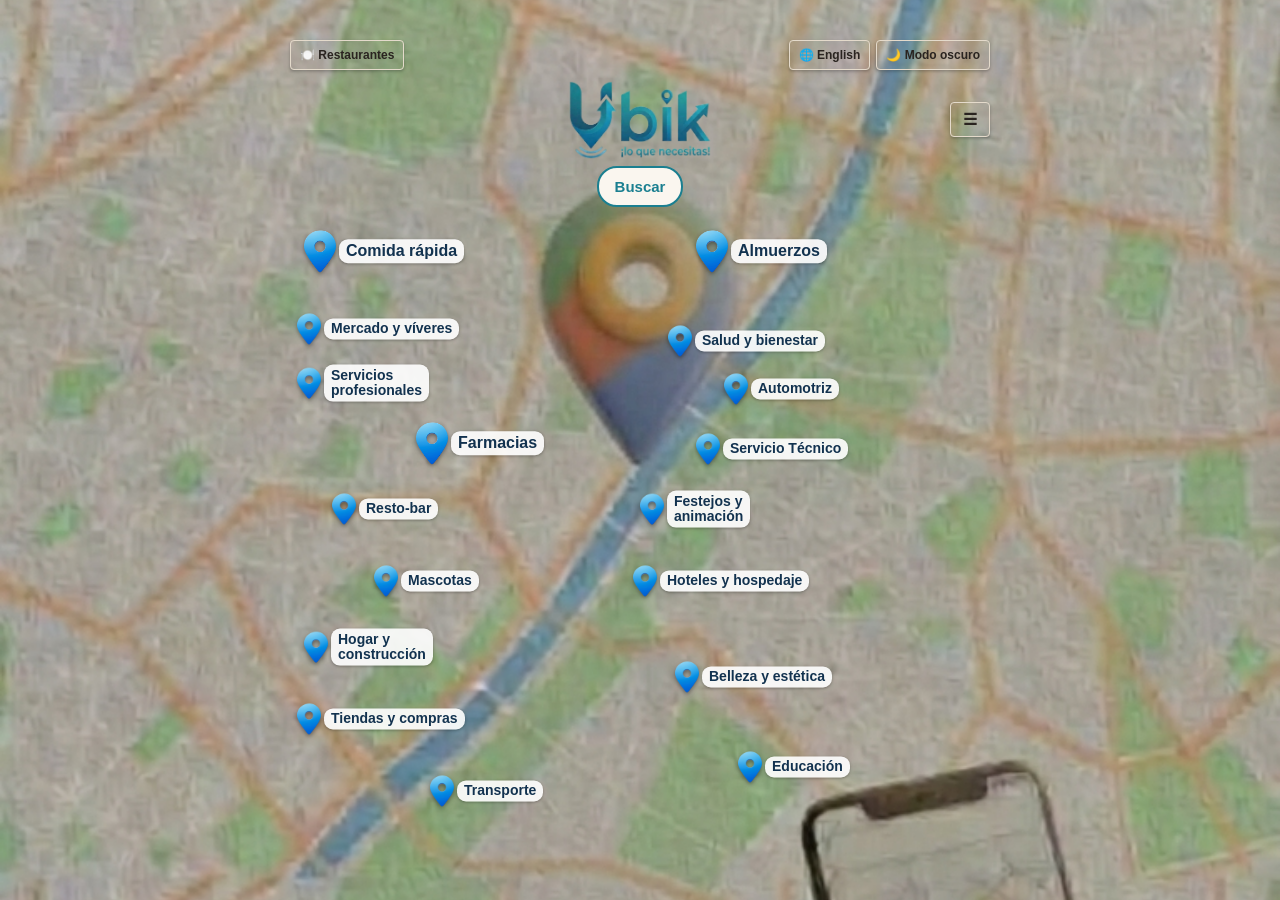
<file: panel-restaurante.html>
<!DOCTYPE html>
<html lang="es">
<head>
  <meta charset="UTF-8">
  <title>Panel del Restaurante</title>
  <style>
    :root {
      --fondo: #FAF6EF;
      --texto: #2A2420;
      --acento: #1A7F90;
      --acento-claro: #2A9DAE;
      --acento-oscuro: #0F6577;
      --acento-texto: #FFFFFF;
      --abierto: #96E600;
      --cerrado: #A13D3D;
      --borde: #E4DACB;
    }
    [data-tema="oscuro"] {
      --fondo: #121212;
      --texto: #EFEFEF;
      --acento: #3FBFD0;
      --acento-claro: #6AD3E0;
      --acento-oscuro: #2AA3B5;
      --acento-texto: #121212;
      --abierto: #96E600;
      --cerrado: #C97070;
      --borde: #2E2E2E;
    }
    body {
      font-family: 'Inter', Arial, sans-serif;
      max-width: 700px;
      margin: 0 auto 40px;
      padding: 0 20px;
      background: var(--fondo);
      color: var(--texto);
      transition: background 0.2s, color 0.2s;
    }
    input, select, textarea {
      display: block;
      margin-bottom: 10px;
      padding: 8px;
      width: 100%;
      box-sizing: border-box;
      background: var(--fondo);
      color: var(--texto);
      border: 1px solid var(--borde);
      border-radius: 4px;
      font-family: inherit;
      font-size: 1rem;
    }
    button {
      padding: 8px 18px;
      font-size: 14px;
      cursor: pointer;
      background: transparent;
      color: var(--acento);
      border: 2px solid var(--acento);
      border-radius: 4px;
      font-weight: bold;
      box-shadow: none;
      transform: scale(1);
      transition: transform 0.1s, box-shadow 0.1s;
    }
    #contenido button, #boton-mostrar-logo, #boton-estilo,
    #boton-agregar-plato, #boton-agregar-video, .plato-item button {
      background: transparent;
      border: 2px solid var(--acento);
      color: var(--acento);
      padding: 8px 18px;
      font-size: 14px;
      box-shadow: none;
    }
    button:active { transform: scale(0.97); }
    button:active { transform: scale(0.97); }
    #contenido button:hover, #boton-mostrar-logo:hover, #boton-estilo:hover,
    #boton-agregar-plato:hover, #boton-agregar-video:hover, .plato-item button:hover {
      background: var(--acento);
      color: var(--acento-texto);
      opacity: 1;
    }
    button:hover { background: var(--acento); color: var(--acento-texto); }
    input[type="file"]::file-selector-button {
      margin-right: 12px;
      padding: 8px 18px;
      font-size: 14px;
      font-weight: bold;
      cursor: pointer;
      background: transparent;
      color: var(--acento);
      border: 2px solid var(--acento);
      border-radius: 4px;
    }
    input[type="file"]::file-selector-button:hover {
      background: var(--acento);
      color: var(--acento-texto);
    }
    .estado-abierto { color: var(--abierto); font-weight: bold; }
    .estado-cerrado { color: var(--cerrado); font-weight: bold; }
    .campo { margin-bottom: 8px; }
    .campo strong { display: inline-block; width: 140px; }
        #error-carga, #error-perfil, #error-foto, #error-plato, #error-videos { color: var(--cerrado); }
    #exito-perfil, #exito-foto, #exito-plato, #exito-videos { color: var(--abierto); }
    #form-editar, #form-plato, #form-videos {
      display: none;
      border-top: 1px solid var(--borde);
      margin-top: 20px;
      padding-top: 20px;
    }
    .foto-menu { max-width: 150px; margin: 5px; border-radius: 8px; }
    #plato-foto { display: none; }
    .boton-elegir-foto {
      display: block; text-align: center; padding: 14px;
      border: 2px dashed var(--acento); border-radius: 10px;
      color: var(--acento); font-weight: bold; cursor: pointer; margin-bottom: 10px;
    }
    #plato-foto-preview {
      display: block; max-width: 100%; max-height: 260px;
      margin: 0 auto 10px; border-radius: 10px; object-fit: contain;
    }
    #caja-oferta {
      display: none; margin-bottom: 10px; padding: 10px;
      border: 2px solid #d62828; border-radius: 10px;
      color: #d62828; font-weight: bold; cursor: pointer;
    }
    #caja-oferta input { display: inline-block; width: auto; margin: 0 8px 0 0; vertical-align: middle; }
    .etiqueta-oferta {
      display: inline-block; background: #d62828; color: #fff;
      font-size: 12px; font-weight: bold; padding: 2px 8px;
      border-radius: 6px; margin-left: 6px;
    }
    .plato-item {
      border: 1px solid var(--borde);
      border-radius: 8px;
      padding: 10px;
      margin-bottom: 8px;
    }
    #banner-portada {
      position: relative;
      left: 50%;
      width: 100vw;
      margin-left: -50vw;
      height: 320px;
      overflow: hidden;
      background: transparent;
      margin-bottom: 60px;
    }
    .banner-fondo {
      position: fixed;
      top: 0;
      left: 0;
      width: 100vw;
      height: 100vh;
      z-index: -1;
      pointer-events: none;
      max-width: none;
      margin: 0;
      border-radius: 0;
      object-fit: contain;
      object-position: center;
      filter: blur(4px);
      opacity: 0.15;
      display: none;
    }
    .banner-titulo {
      position: absolute;
      bottom: 50px;
      left: 0;
      width: 100%;
      text-align: center;
      margin: 0;
      color: var(--texto);
    }
    

    #boton-tema, #boton-idioma {
      background: rgba(255, 255, 255, 0.85);
      color: var(--texto);
      border: 1px solid var(--borde);
    }



    #boton-cerrar-sesion {
      background: rgba(255, 255, 255, 0.85);
      color: var(--texto);
      border: 1px solid var(--borde);
      position: absolute;
      top: 10px;
      left: 10px;
    }
    .banner-avatar {
      position: absolute;
      bottom: -40px;
      left: 50%;
      transform: translateX(-50%);
      width: 90px;
      height: 90px;
      border-radius: 50%;
      border: 4px solid var(--fondo);
      object-fit: cover;
      box-shadow: 0 2px 6px rgba(0, 0, 0, 0.3);
      display: none;
    }
  </style>
</head>
<body>




  <div id="banner-portada">
    <img id="banner-imagen" class="banner-fondo" src="" alt="">
    <button id="boton-cerrar-sesion" onclick="cerrarSesion()">Cerrar sesión</button>
    <div style="position: absolute; top: 10px; right: 10px; display: flex; gap: 8px;">
      <button id="boton-idioma" onclick="cambiarIdioma()">🌐 English</button>
      <button id="boton-tema" onclick="cambiarTema()">🌙 Modo oscuro</button>
    </div>
    <img id="banner-avatar" class="banner-avatar" src="" alt="Logo">
  </div>

  <div id="contenido">Cargando...</div>
  <p id="error-carga"></p>

  <div id="seccion-logo">
    <button type="button" id="boton-mostrar-logo" onclick="mostrarLogo()">Logo del negocio</button>

    <div id="contenido-logo" style="display: none;">
      <div id="logo-actual"></div>

      <input type="file" id="input-logo" accept="image/*" onchange="previsualizarLogo(event)">
      <img id="logo-preview" class="foto-menu" style="display: none;">
      <button id="boton-subir-logo" onclick="subirLogo()">Subir logo</button>

      <p id="error-logo"></p>
      <p id="exito-logo"></p>
    </div>
  </div>

  <div id="seccion-estilo" style="margin-top: 10px;">
    <button type="button" id="boton-estilo" onclick="mostrarEstilo()">Estilo del catálogo</button>
    <div id="contenido-estilo" style="display: none; margin-top: 10px;">
      <p id="texto-estilo" style="font-size: 13px; margin: 0 0 10px 0;"></p>
      <button type="button" id="estilo-0" onclick="elegirEstilo(0)">Tarjetas</button>
      <button type="button" id="estilo-1" onclick="elegirEstilo(1)">Horizontal</button>
      <p id="error-estilo" style="color: var(--cerrado);"></p>
      <p id="exito-estilo" style="color: var(--abierto);"></p>
    </div>
  </div>
    <div id="seccion-platos">
    <h3 id="titulo-platos-menu">Catálogo</h3>
    <div id="lista-platos"></div>
    <button id="boton-agregar-plato" onclick="mostrarFormPlato()">Agregar al catálogo</button>
    <button id="boton-agregar-video" onclick="mostrarFormVideos()">Agregar video</button>
  </div>

  <div id="form-plato">
    <h3 id="titulo-form-plato">Nuevo plato</h3>
        <input type="hidden" id="plato-id" value="">
    <input type="hidden" id="plato-foto-actual" value="">
    <label for="plato-foto" class="boton-elegir-foto" id="etiqueta-elegir-foto">📷 Elegir foto</label>
    <input type="file" id="plato-foto" accept="image/*">
    <img id="plato-foto-preview" style="display: none;">
    <label id="caja-oferta"><input type="checkbox" id="plato-oferta"><span id="texto-oferta">Marcar esta foto como oferta</span></label>
    <input type="text" id="plato-nombre" placeholder="Nombre">
    <textarea id="plato-descripcion" rows="10" maxlength="1000" placeholder="Descripción (opcional)"></textarea>
    <input type="text" id="plato-precio" placeholder="Precio (ej: 8.50)" oninput="actualizarVistaBs()">
<p id="precio-bs" style="font-size: 13px; margin: 0 0 6px 0; opacity: 0.8;"></p>
    <p id="nota-precio" style="font-size: 13px; margin: 0 0 10px 0;"></p>
    <button id="boton-guardar-plato" onclick="guardarPlato()">Guardar plato</button>
    <button type="button" id="boton-cancelar-plato" onclick="cancelarFormPlato()">Cancelar</button>
    <p id="error-plato"></p>
    <p id="exito-plato"></p>
  </div>

  <div id="form-videos">
    <h3 id="titulo-form-videos">Videos</h3>
    <input type="text" id="video-1" placeholder="Video 1 (link)">
    <input type="text" id="video-2" placeholder="Video 2 (link)">
    <p id="etiqueta-oferta" style="font-weight: bold; margin: 6px 0 4px 0;">Oferta</p>
    <input type="text" id="video-oferta" placeholder="Video de oferta (link)">
    <p id="nota-videos-form" style="font-size: 13px; margin: 0 0 10px 0;"></p>
    <p id="estado-videos" style="font-size: 13px; margin: 0 0 10px 0;"></p>
    <button id="boton-guardar-videos" onclick="guardarVideos()">Guardar videos</button>
    <button type="button" id="boton-cancelar-videos" onclick="cancelarFormVideos()">Cancelar</button>
    <p id="error-videos"></p>
    <p id="exito-videos"></p>
  </div>

  <div id="form-editar">
    <h3 id="titulo-form-editar">Editar perfil</h3>
    <input type="text" id="editar-nombre" placeholder="Nombre del restaurante">
    <input type="text" id="editar-descripcion" placeholder="Descripción (opcional)">
    <input type="text" id="editar-direccion" placeholder="Dirección">
    <input type="text" id="editar-telefono" placeholder="Teléfono con código de país (ej: 58 4141234567)" onkeypress="return /[0-9\s-]/.test(event.key)">
    <input type="hidden" id="editar-coords">

    <input type="text" id="editar-tiktok" placeholder="Link de TikTok (opcional)">
    <input type="text" id="editar-instagram" placeholder="Link de Instagram (opcional)">
    <input type="text" id="editar-facebook" placeholder="Link de Facebook (opcional)">
    <input type="email" id="editar-contacto-email" placeholder="Correo de contacto (opcional, para avisos)">

        <select id="editar-categoria">
      <option value="Hamburguesas">Hamburguesas</option>
      <option value="Pizzas">Pizzas</option>
      <option value="Perros Calientes">Perros Calientes</option>
      <option value="Arepas">Arepas</option>
      <option value="Tequeños">Tequeños</option>
      <option value="Pasteles y Empanadas">Pasteles y Empanadas</option>
      <option value="Postres">Postres</option>
      <option value="Sushi">Sushi</option>
      <option value="Cachapas">Cachapas</option>
      <option value="Cafeterías">Cafeterías</option>
      <option value="Helados">Helados</option>
      <option value="Shawarmas">Shawarmas</option>
      <option value="Comida Rápida">Comida Rápida</option>
      <option value="Pabellón Criollo">Pabellón Criollo</option>
      <option value="Bandeja Paisa">Bandeja Paisa</option>
      <option value="Arroz con Pollo">Arroz con Pollo</option>
      <option value="Pollo">Pollo</option>
      <option value="Pollo al Horno">Pollo al Horno</option>
      <option value="Milanesas">Milanesas</option>
      <option value="Chuleta de Cerdo">Chuleta de Cerdo</option>
      <option value="Parrillas">Parrillas</option>
      <option value="Pastas">Pastas</option>
      <option value="Pasticho">Pasticho</option>
      <option value="Comida China">Comida China</option>
      <option value="Comida de Mar">Comida de Mar</option>
      <option value="Ensaladas">Ensaladas</option>
      <option value="Sopas">Sopas</option>
      <option value="Almuerzos">Almuerzos</option>
      <option value="Resto-Bar">Resto-Bar</option>
      <option value="Supermercados">Supermercados</option>
      <option value="Minimercados">Minimercados</option>
      <option value="Bodegas">Bodegas</option>
      <option value="Carnicerías">Carnicerías</option>
      <option value="Charcuterías">Charcuterías</option>
      <option value="Verdulerías">Verdulerías</option>
      <option value="Pescaderías">Pescaderías</option>
      <option value="Panaderías">Panaderías</option>
      <option value="Licorerías">Licorerías</option>
      <option value="Hospitales">Hospitales</option>
      <option value="Clínicas">Clínicas</option>
      <option value="Consultorios Privados">Consultorios Privados</option>
      <option value="Laboratorios">Laboratorios</option>
      <option value="Odontología">Odontología</option>
      <option value="Ambulancias">Ambulancias</option>
      <option value="Ópticas">Ópticas</option>
      <option value="Tiendas Naturistas">Tiendas Naturistas</option>
      <option value="Gimnasios">Gimnasios</option>
      <option value="Otros Servicios de Salud">Otros Servicios de Salud</option>
      <option value="Farmacias">Farmacias</option>
      <option value="Veterinarias">Veterinarias</option>
      <option value="Tiendas de Mascotas">Tiendas de Mascotas</option>
      <option value="Peluquerías Caninas">Peluquerías Caninas</option>
      <option value="Repuestos de Carro">Repuestos de Carro</option>
      <option value="Repuestos de Moto">Repuestos de Moto</option>
      <option value="Repuestos Línea Pesada">Repuestos Línea Pesada</option>
      <option value="Otros Repuestos">Otros Repuestos</option>
      <option value="Talleres Mecánicos de Carro">Talleres Mecánicos de Carro</option>
      <option value="Talleres Mecánicos de Moto">Talleres Mecánicos de Moto</option>
      <option value="Caucheras">Caucheras</option>
      <option value="Estaciones de Servicio">Estaciones de Servicio</option>
      <option value="Grúas">Grúas</option>
      <option value="Hoteles">Hoteles</option>
      <option value="Posadas">Posadas</option>
      <option value="Moteles">Moteles</option>
      <option value="Festejos">Festejos</option>
      <option value="Animación">Animación</option>
      <option value="Floristerías">Floristerías</option>
      <option value="Ferreterías">Ferreterías</option>
      <option value="Materiales de Construcción">Materiales de Construcción</option>
      <option value="Servicios Técnicos">Servicios Técnicos</option>
      <option value="Peluquerías">Peluquerías</option>
      <option value="Barberías">Barberías</option>
      <option value="Uñas y Estética">Uñas y Estética</option>
      <option value="Spa y Masajes">Spa y Masajes</option>
      <option value="Cursos">Cursos</option>
      <option value="Academias">Academias</option>
      <option value="Clases Particulares">Clases Particulares</option>
      <option value="Papelerías">Papelerías</option>
      <option value="Mercerías">Mercerías</option>
      <option value="Taxis">Taxis</option>
      <option value="Uber">Uber</option>
      <option value="Mototaxis">Mototaxis</option>
      <option value="Mudanzas">Mudanzas</option>
      <option value="Servicios Profesionales">Servicios Profesionales</option>
      <option value="Venta de Celulares">Venta de Celulares</option>
      <option value="Venta de Computadoras">Venta de Computadoras</option>
      <option value="Servicio Técnico de Celulares">Servicio Técnico de Celulares</option>
      <option value="Servicio Técnico de Computadoras">Servicio Técnico de Computadoras</option>
    </select>

    <button id="boton-guardar-perfil" onclick="guardarPerfil()">Guardar cambios</button>
    <button type="button" id="boton-cancelar-perfil" onclick="cancelarEdicionPerfil()">Cancelar</button>
    <p id="error-perfil"></p>
    <p id="exito-perfil"></p>
  </div>






  <script>
    const API_URL = "https://gofood-api-production.up.railway.app";

// ===== Tasa oficial del BCV (para mostrar el precio en Bs) =====
let tasaUsd = null;

function formatoBs(n) {
  const [entero, decimales] = n.toFixed(2).split(".");
  return entero.replace(/\B(?=(\d{3})+(?!\d))/g, ".") + "," + decimales;
}

function textoPrecio(usd) {
  const base = `$${Number(usd).toFixed(2)}`;
  if (!tasaUsd) return base;
  return `${base} · Bs ${formatoBs(Number(usd) * tasaUsd)}`;
}

function actualizarVistaBs() {
  const el = document.getElementById("precio-bs");
  if (!el) return;
  const v = parseFloat(document.getElementById("plato-precio").value);
  el.textContent = (tasaUsd && !isNaN(v) && v >= 0) ? `≈ Bs ${formatoBs(v * tasaUsd)}` : "";
}

fetch(`${API_URL}/api/tasa`)
  .then(r => r.ok ? r.json() : Promise.reject())
  .then(d => {
    tasaUsd = d.usd;
    // si la lista de platos ya se dibujó, la dibujamos de nuevo para que aparezcan los Bs
    try { renderizarPlatos(); } catch (e) {}
    try { actualizarVistaBs(); } catch (e) {}
  })
  .catch(() => {});
    const token = sessionStorage.getItem("token");

    if (!token) {
      window.location.href = "index.html";
    }

    let miRestaurante = null;
    let modoFormPlato = "nuevo";

    const traducciones = {
      es: {
        cerrarSesion: "Cerrar sesión",
        temaOscuro: "🌙 Modo oscuro",
        temaClaro: "☀️ Modo claro",
        botonIdioma: "🌐 English",
        errorConexion: "No se pudo conectar con la API.",
        logoNegocio: "Logo del negocio",
        subirLogo: "Subir logo",
        sinLogo: "No hay logo cargado todavía.",
        elegirImagenPrimero: "Elegí una imagen primero.",
        noSePudoSubirLogo: "No se pudo subir el logo.",
        logoActualizado: "Logo actualizado con éxito.",
        logoEnRevision: "Tu logo nuevo está en revisión. Se publicará cuando sea aprobado.",
        logoRechazado: "Tu último logo fue rechazado. Subí otro.",
        fotoEnRevision: "Foto en revisión",
        fotoRechazada: "Foto rechazada, subí otra",
        videosEnRevision: "Tus videos nuevos están en revisión. Se publicarán cuando sean aprobados.",
        videosRechazados: "Tus últimos videos fueron rechazados. Cargá otros.",
        estiloCatalogo: "Estilo del catálogo",
        estiloTexto: "Elegí cómo se ve tu catálogo en la página de tu negocio.",
        estiloTarjetas: "Tarjetas",
        estiloHorizontal: "Horizontal",
        estiloGuardado: "Estilo guardado.",
        noSePudoGuardarEstilo: "No se pudo guardar el estilo.",
        fotosMenu: "Fotos del menú",
        subirFoto: "Subir foto",
        sinFotos: "No hay fotos cargadas todavía.",
        noSePudoSubirFoto: "No se pudo subir la foto.",
        fotoSubida: "Foto subida con éxito.",
        eliminar: "Eliminar",
        confirmarEliminarFoto: "¿Seguro que querés eliminar esta foto?",
        noSePudoEliminarFoto: "No se pudo eliminar la foto.",
        platosMenu: "Catálogo",
        agregarPlato: "Agregar al catálogo",
        sinPlatos: "Todavía no hay nada en el catálogo.",
        editar: "Editar",
        confirmarEliminarPlato: "¿Seguro que querés eliminar este elemento?",
        noSePudoEliminarPlato: "No se pudo eliminar el elemento.",
        nuevoPlato: "Nuevo elemento",
        editarPlato: "Editar elemento",
        platoNombrePlaceholder: "Nombre",
        platoDescripcionPlaceholder: "Descripción (opcional)",
        platoPrecioPlaceholder: "Precio (opcional, ej: 8.50)",
        notaPrecio: "Cada negocio define y actualiza sus propios precios. Ubik no se hace responsable por los precios publicados.",
        precioInvalido: "Ingresá un precio válido (ej: 8.50).",
        guardarPlato: "Guardar",
        elegirFoto: "📷 Elegir foto",
        marcarOferta: "Marcar esta foto como oferta",
        cancelar: "Cancelar",
        noSePudoGuardarPlato: "No se pudo guardar el elemento.",
        editarPerfil: "Editar perfil",
        nombreRestaurantePlaceholder: "Nombre del restaurante",
        descripcionPlaceholder: "Descripción (opcional)",
        direccionPlaceholder: "Dirección",
        telefonoPlaceholder: "Teléfono con código de país (ej: 58 4141234567)",
        coordsPlaceholder: "Coordenadas (7.759796, -72.214559)",
        tiktokPlaceholder: "Link de TikTok (opcional)",
        instagramPlaceholder: "Link de Instagram (opcional)",
        facebookPlaceholder: "Link de Facebook (opcional)",
        contactoEmailPlaceholder: "Correo de contacto (opcional, para avisos)",
        videosPlaceholder: "Links de videos (uno por línea, máximo 3)",
        notaVideos: "Solo links de YouTube, TikTok o Instagram (https).",
        tituloVideos: "Videos",
        agregarVideo: "Agregar video",
        video1Placeholder: "Video 1 (link)",
        video2Placeholder: "Video 2 (link)",
        etiquetaOferta: "Oferta",
        videoOfertaPlaceholder: "Video de oferta (link)",
        notaVideosOferta: "Si pegás un link en Oferta, tu local aparece con la etiqueta roja \"Ofertas\". Para quitarla, borrá el link.",
        guardarVideos: "Guardar videos",
        videosGuardados: "Videos guardados con éxito.",
        noSePudoGuardarVideos: "No se pudieron guardar los videos.",
        videosInvalidos: "Revisá los links de videos: solo se aceptan YouTube, TikTok o Instagram con https.",
        guardarCambios: "Guardar cambios",
        guardando: "Guardando...",
        telefonoInvalido: "El teléfono solo puede contener números, espacios y guiones.",
        coordsInvalidas: "Las coordenadas deben tener el formato: número, coma, número (ej: 7.75, -72.21).",
        noSePudoGuardarPerfil: "No se pudo guardar el perfil. Revisá los datos.",
        perfilActualizado: "Perfil actualizado con éxito.",
        noSePudoCambiarEstado: "No se pudo cambiar el estado.",
        descripcion: "Descripción:",
        direccion: "Dirección:",
        telefono: "Teléfono:",
        estado: "Estado:",
        abierto: "Abierto",
        cerrado: "Cerrado",
        correoContacto: "Correo de contacto:",
        cambiarA: "Cambiar a"
      },
      en: {
        cerrarSesion: "Log out",
        temaOscuro: "🌙 Dark mode",
        temaClaro: "☀️ Light mode",
        botonIdioma: "🌐 Español",
        errorConexion: "Could not connect to the API.",
        logoNegocio: "Business logo",
        subirLogo: "Upload logo",
        sinLogo: "No logo uploaded yet.",
        elegirImagenPrimero: "Choose an image first.",
        noSePudoSubirLogo: "Could not upload the logo.",
        logoActualizado: "Logo updated successfully.",
        logoEnRevision: "Your new logo is under review. It will be published once approved.",
        logoRechazado: "Your last logo was rejected. Please upload another one.",
        fotoEnRevision: "Photo under review",
        fotoRechazada: "Photo rejected, please upload another one",
        videosEnRevision: "Your new videos are under review. They will be published once approved.",
        videosRechazados: "Your last videos were rejected. Please add different ones.",
        estiloCatalogo: "Catalog style",
        estiloTexto: "Choose how your catalog looks on your business page.",
        estiloTarjetas: "Cards",
        estiloHorizontal: "Horizontal",
        estiloGuardado: "Style saved.",
        noSePudoGuardarEstilo: "Could not save the style.",
        fotosMenu: "Menu photos",
        subirFoto: "Upload photo",
        sinFotos: "No photos uploaded yet.",
        noSePudoSubirFoto: "Could not upload the photo.",
        fotoSubida: "Photo uploaded successfully.",
        eliminar: "Delete",
        confirmarEliminarFoto: "Are you sure you want to delete this photo?",
        noSePudoEliminarFoto: "Could not delete the photo.",
                platosMenu: "Catalog",
        agregarPlato: "Add to catalog",
        sinPlatos: "Nothing in the catalog yet.",
        editar: "Edit",
        confirmarEliminarPlato: "Are you sure you want to delete this item?",
        noSePudoEliminarPlato: "Could not delete the item.",
        nuevoPlato: "New item",
        editarPlato: "Edit item",
        platoNombrePlaceholder: "Name",
        platoDescripcionPlaceholder: "Description (optional)",
        platoPrecioPlaceholder: "Price (optional, e.g.: 8.50)",
        notaPrecio: "Each business sets and updates its own prices. Ubik is not responsible for the published prices.",
        precioInvalido: "Enter a valid price (e.g.: 8.50).",
        guardarPlato: "Save",
        elegirFoto: "📷 Choose photo",
        marcarOferta: "Mark this photo as an offer",
        cancelar: "Cancel",
        noSePudoGuardarPlato: "Could not save the item.",
        editarPerfil: "Edit profile",
        nombreRestaurantePlaceholder: "Restaurant name",
        descripcionPlaceholder: "Description (optional)",
        direccionPlaceholder: "Address",
        telefonoPlaceholder: "Phone with country code (e.g.: 58 4141234567)",
        coordsPlaceholder: "Coordinates (7.759796, -72.214559)",
        tiktokPlaceholder: "TikTok link (optional)",
        instagramPlaceholder: "Instagram link (optional)",
        facebookPlaceholder: "Facebook link (optional)",
        contactoEmailPlaceholder: "Contact email (optional, for notices)",
        videosPlaceholder: "Video links (one per line, max 3)",
        notaVideos: "Only YouTube, TikTok or Instagram links (https).",
        tituloVideos: "Videos",
        agregarVideo: "Add video",
        video1Placeholder: "Video 1 (link)",
        video2Placeholder: "Video 2 (link)",
        etiquetaOferta: "Offer",
        videoOfertaPlaceholder: "Offer video (link)",
        notaVideosOferta: "If you paste a link in Offer, your business shows the red \"Offers\" tag. To remove it, delete the link.",
        guardarVideos: "Save videos",
        videosGuardados: "Videos saved successfully.",
        noSePudoGuardarVideos: "Could not save the videos.",
        videosInvalidos: "Check the video links: only YouTube, TikTok or Instagram with https.",
        guardarCambios: "Save changes",
        guardando: "Saving...",
        telefonoInvalido: "The phone number can only contain numbers, spaces and hyphens.",
        coordsInvalidas: "Coordinates must be in the format: number, comma, number (e.g.: 7.75, -72.21).",
        noSePudoGuardarPerfil: "Could not save the profile. Check the data.",
        perfilActualizado: "Profile updated successfully.",
        noSePudoCambiarEstado: "Could not change the status.",
        descripcion: "Description:",
        direccion: "Address:",
        telefono: "Phone:",
        estado: "Status:",
        abierto: "Open",
        cerrado: "Closed",
        correoContacto: "Contact email:",
        cambiarA: "Switch to"
      }
    };

        const categoriasEnIngles = {
      "Hamburguesas": "Burgers",
      "Pizzas": "Pizza",
      "Perros Calientes": "Hot Dogs",
      "Arepas": "Arepas",
      "Tequeños": "Tequeños",
      "Pasteles y Empanadas": "Pastries & Empanadas",
      "Postres": "Desserts",
      "Sushi": "Sushi",
      "Cachapas": "Cachapas",
      "Cafeterías": "Cafés",
      "Helados": "Ice Cream",
      "Shawarmas": "Shawarmas",
      "Comida Rápida": "Fast Food",
      "Pabellón Criollo": "Pabellón Criollo",
      "Bandeja Paisa": "Bandeja Paisa",
      "Arroz con Pollo": "Chicken & Rice",
      "Pollo": "Chicken",
      "Pollo al Horno": "Roast Chicken",
      "Milanesas": "Milanesas",
      "Chuleta de Cerdo": "Pork Chop",
      "Parrillas": "Grill",
      "Pastas": "Pasta",
      "Pasticho": "Lasagna",
      "Comida China": "Chinese Food",
      "Comida de Mar": "Seafood",
      "Ensaladas": "Salads",
      "Sopas": "Soups",
      "Almuerzos": "Lunch",
      "Resto-Bar": "Resto-Bar",
      "Supermercados": "Supermarkets",
      "Minimercados": "Mini-markets",
      "Bodegas": "Corner Stores",
      "Carnicerías": "Butchers",
      "Charcuterías": "Delis",
      "Verdulerías": "Greengrocers",
      "Pescaderías": "Fishmongers",
      "Panaderías": "Bakeries",
      "Licorerías": "Liquor Stores",
      "Hospitales": "Hospitals",
      "Clínicas": "Clinics",
      "Consultorios Privados": "Private Practices",
      "Laboratorios": "Laboratories",
      "Odontología": "Dentists",
      "Ambulancias": "Ambulances",
      "Ópticas": "Opticians",
      "Tiendas Naturistas": "Health Food Stores",
      "Gimnasios": "Gyms",
      "Otros Servicios de Salud": "Other Health Services",
      "Farmacias": "Pharmacies",
      "Veterinarias": "Veterinary Clinics",
      "Tiendas de Mascotas": "Pet Stores",
      "Peluquerías Caninas": "Dog Groomers",
      "Repuestos de Carro": "Car Parts",
      "Repuestos de Moto": "Motorcycle Parts",
      "Repuestos Línea Pesada": "Heavy Equipment Parts",
      "Otros Repuestos": "Other Parts",
      "Talleres Mecánicos de Carro": "Car Repair Shops",
      "Talleres Mecánicos de Moto": "Motorcycle Repair Shops",
      "Caucheras": "Tire Shops",
      "Estaciones de Servicio": "Gas Stations",
      "Grúas": "Tow Trucks",
      "Hoteles": "Hotels",
      "Posadas": "Inns",
      "Moteles": "Motels",
      "Festejos": "Parties",
      "Animación": "Entertainment",
      "Floristerías": "Florists",
      "Ferreterías": "Hardware Stores",
      "Materiales de Construcción": "Building Materials",
      "Servicios Técnicos": "Repair Services",
      "Peluquerías": "Hair Salons",
      "Barberías": "Barbershops",
      "Uñas y Estética": "Nails & Aesthetics",
      "Spa y Masajes": "Spa & Massage",
      "Cursos": "Courses",
      "Academias": "Academies",
      "Clases Particulares": "Private Lessons",
      "Papelerías": "Stationery",
      "Mercerías": "Haberdashery",
      "Taxis": "Taxis",
      "Uber": "Uber",
      "Mototaxis": "Moto-taxis",
      "Mudanzas": "Moving",
      "Servicios Profesionales": "Professional Services",
      "Venta de Celulares": "Cell Phone Sales",
      "Venta de Computadoras": "Computer Sales",
      "Servicio Técnico de Celulares": "Cell Phone Repair",
      "Servicio Técnico de Computadoras": "Computer Repair"
    };

    let idiomaActual = localStorage.getItem("idioma") || "es";

    async function cargarMiPerfil() {
      const t = traducciones[idiomaActual];
      try {
        const response = await fetch(`${API_URL}/api/restaurants/me`, {
          headers: { "Authorization": `Bearer ${token}` }
        });

        if (!response.ok) {
          sessionStorage.removeItem("token");
          window.location.href = "index.html";
          return;
        }

        miRestaurante = await response.json();
        renderizarPerfil();
      } catch (err) {
        document.getElementById("error-carga").textContent = t.errorConexion;
      }
    }

    function renderizarPerfil() {
      const t = traducciones[idiomaActual];
      const r = miRestaurante;
      const claseEstado = r.isOpen ? "estado-abierto" : "estado-cerrado";
      const textoEstado = r.isOpen ? t.abierto : t.cerrado;

      document.getElementById("contenido").innerHTML = `
        <h2>${r.name}</h2>
        <div class="campo"><strong>${t.descripcion}</strong> ${r.description ?? "-"}</div>
        <div class="campo"><strong>${t.direccion}</strong> ${r.address ?? "-"}</div>
        <div class="campo"><strong>${t.telefono}</strong> ${r.phone ?? "-"}</div>
        <div class="campo"><strong>TikTok:</strong> ${r.tikTokLink ?? "-"}</div>
        <div class="campo"><strong>Instagram:</strong> ${r.instagramLink ?? "-"}</div>
        <div class="campo"><strong>Facebook:</strong> ${r.facebookLink ?? "-"}</div>
        <div class="campo"><strong>${t.correoContacto}</strong> ${r.contactEmail ?? "-"}</div>

        <div class="campo"><strong>${t.estado}</strong> <span class="${claseEstado}">${textoEstado}</span></div>
        <button onclick="cambiarEstado()">${t.cambiarA} ${r.isOpen ? t.cerrado : t.abierto}</button>
        <button onclick="mostrarEdicionPerfil()">${t.editarPerfil}</button>
      `;

      renderizarLogo();
      renderizarPlatos();
      marcarEstilo();
    }

    function renderizarLogo() {
      const t = traducciones[idiomaActual];
      const contenedor = document.getElementById("logo-actual");
      const bannerImg = document.getElementById("banner-imagen");
      const avatarImg = document.getElementById("banner-avatar");

      if (miRestaurante.logoUrl) {
        contenedor.innerHTML = `<img class="foto-menu" src="${miRestaurante.logoUrl}">`;
        bannerImg.src = miRestaurante.logoUrl;
        bannerImg.style.display = "block";
        avatarImg.src = miRestaurante.logoUrl;
        avatarImg.style.display = "block";
      } else {
        contenedor.innerHTML = `<p>${t.sinLogo}</p>`;
        bannerImg.style.display = "none";
        avatarImg.style.display = "none";
      }

      if (miRestaurante.logoModStatus === 1 && miRestaurante.pendingLogoUrl) {
        contenedor.innerHTML += `<p style="color:#e6a700;">⏳ ${t.logoEnRevision}</p><img class="foto-menu" src="${miRestaurante.pendingLogoUrl}" style="opacity:.6;">`;
      } else if (miRestaurante.logoModStatus === 2) {
        contenedor.innerHTML += `<p style="color:#d33;">❌ ${t.logoRechazado}</p>`;
      }
    }

    function renderizarFotos() {
      const t = traducciones[idiomaActual];
      const galeria = document.getElementById("galeria-fotos");
      const fotos = miRestaurante.menuPhotos || [];

      if (fotos.length === 0) {
        galeria.innerHTML = `<p>${t.sinFotos}</p>`;
        return;
      }

      galeria.innerHTML = fotos.map(f => `
        <div style="display: inline-block; text-align: center;">
          <img class="foto-menu" src="${f.url}"><br>
          <button onclick="eliminarFoto('${f.id}')">${t.eliminar}</button>
        </div>
      `).join("");
    }

    function renderizarPlatos() {
      const t = traducciones[idiomaActual];
      const lista = document.getElementById("lista-platos");
      const platos = miRestaurante.menuItems || [];

      if (platos.length === 0) {
        lista.innerHTML = `<p>${t.sinPlatos}</p>`;
        return;
      }

      lista.innerHTML = platos.map(p => `
          <div class="plato-item">
          ${p.photoUrl ? `<img class="foto-menu" src="${p.photoUrl}"><br>` : ""}
          ${p.photoModStatus === 1 ? `<div style="color:#e6a700;">⏳ ${t.fotoEnRevision}</div>${p.pendingPhotoUrl ? `<img class="foto-menu" src="${p.pendingPhotoUrl}" style="opacity:.6;"><br>` : ""}` : ""}
          ${p.photoModStatus === 2 ? `<div style="color:#d33;">❌ ${t.fotoRechazada}</div>` : ""}
          <strong>${p.name}</strong>${p.isOffer ? `<span class="etiqueta-oferta">${t.etiquetaOferta}</span>` : ""}${p.price > 0 ? ` - ${textoPrecio(p.price)}` : ""}<br>
          <div style="white-space: pre-line;">${p.description ?? ""}</div>
          <button onclick="mostrarFormPlatoPorId('${p.id}')">${t.editar}</button>
          <button onclick="eliminarPlato('${p.id}')">${t.eliminar}</button>
        </div>
      `).join("");
    }

    function mostrarFormVideos() {
      const r = miRestaurante;
      const lista = r.videoLinks || [];
      document.getElementById("video-1").value = lista[0] || "";
      document.getElementById("video-2").value = lista[1] || "";
      document.getElementById("video-oferta").value = r.offerVideoLink || "";
      document.getElementById("error-videos").textContent = "";
      document.getElementById("exito-videos").textContent = "";
      const tt = traducciones[idiomaActual];
      document.getElementById("estado-videos").textContent =
        r.videosModStatus === 1 ? "⏳ " + tt.videosEnRevision :
        r.videosModStatus === 2 ? "❌ " + tt.videosRechazados : "";
      document.getElementById("form-videos").style.display = "block";
      window.scrollTo(0, document.body.scrollHeight);
    }

    function cancelarFormVideos() {
      document.getElementById("form-videos").style.display = "none";
    }

    async function guardarVideos() {
      const t = traducciones[idiomaActual];
      const errorEl = document.getElementById("error-videos");
      const exitoEl = document.getElementById("exito-videos");
      errorEl.textContent = "";
      exitoEl.textContent = "";

      const videos = [
        document.getElementById("video-1").value.trim(),
        document.getElementById("video-2").value.trim()
      ].filter(v => v !== "");
      const oferta = document.getElementById("video-oferta").value.trim();

      const dominiosVideo = ["youtube.com", "youtu.be", "tiktok.com", "instagram.com"];
      const esValido = (v) => {
        try {
          const u = new URL(v);
          const h = u.hostname.toLowerCase();
          return u.protocol === "https:" && dominiosVideo.some(d => h === d || h.endsWith("." + d));
        } catch (e) {
          return false;
        }
      };
      if (!videos.every(esValido) || (oferta !== "" && !esValido(oferta))) {
        errorEl.textContent = t.videosInvalidos;
        return;
      }

      const r = miRestaurante;
      const body = {
        name: r.name,
        description: r.description ?? null,
        address: r.address,
        phone: r.phone,
        latitude: r.latitude,
        longitude: r.longitude,
        socialMediaLink: r.socialMediaLink ?? null,
        tikTokLink: r.tikTokLink ?? null,
        instagramLink: r.instagramLink ?? null,
        facebookLink: r.facebookLink ?? null,
        contactEmail: r.contactEmail ?? null,
        category: r.category,
        videoLinks: videos,
        offerVideoLink: oferta
      };

      const botonEl = document.getElementById("boton-guardar-videos");
      botonEl.disabled = true;

      try {
        const response = await fetch(`${API_URL}/api/restaurants/me`, {
          method: "PUT",
          headers: {
            "Content-Type": "application/json",
            "Authorization": `Bearer ${token}`
          },
          body: JSON.stringify(body)
        });

        if (!response.ok) {
          errorEl.textContent = t.noSePudoGuardarVideos;
          return;
        }
        await cargarMiPerfil();
        exitoEl.textContent = miRestaurante.videosModStatus === 1 ? t.videosEnRevision : t.videosGuardados;
        setTimeout(() => { document.getElementById("form-videos").style.display = "none"; }, 1200);
      } catch (err) {
        errorEl.textContent = t.errorConexion;
      } finally {
        botonEl.disabled = false;
      }
    }

    function mostrarFormPlatoPorId(id) {
      const plato = (miRestaurante.menuItems || []).find(p => p.id === id);
      if (plato) mostrarFormPlato(plato);
    }

    function mostrarFormPlato(plato) {
      const t = traducciones[idiomaActual];
      document.getElementById("error-plato").textContent = "";
      document.getElementById("exito-plato").textContent = "";

      if (plato) {
        modoFormPlato = "editar";
        document.getElementById("titulo-form-plato").textContent = t.editarPlato;
        document.getElementById("plato-id").value = plato.id;
        document.getElementById("plato-nombre").value = plato.name;
        document.getElementById("plato-descripcion").value = plato.description ?? "";
        document.getElementById("plato-precio").value = plato.price > 0 ? plato.price : "";
        actualizarVistaBs();
        document.getElementById("plato-foto-actual").value = plato.photoUrl ?? "";
        mostrarPreviewFoto(plato.photoUrl);
        document.getElementById("plato-oferta").checked = !!plato.isOffer;
      } else {
        modoFormPlato = "nuevo";
        document.getElementById("titulo-form-plato").textContent = t.nuevoPlato;
        document.getElementById("plato-id").value = "";
        document.getElementById("plato-nombre").value = "";
        document.getElementById("plato-descripcion").value = "";
        document.getElementById("plato-precio").value = "";
        actualizarVistaBs();
        document.getElementById("plato-foto-actual").value = "";
        mostrarPreviewFoto(null);
      }
      document.getElementById("plato-foto").value = "";

      document.getElementById("form-plato").style.display = "block";
      window.scrollTo(0, document.body.scrollHeight);
    }

    function mostrarPreviewFoto(url) {
      const img = document.getElementById("plato-foto-preview");
      if (url) {
                img.src = url;
        img.style.display = "block";
        document.getElementById("caja-oferta").style.display = "block";
      } else {
        img.style.display = "none";
        document.getElementById("caja-oferta").style.display = "none";
                document.getElementById("plato-oferta").checked = false;
      }
    }

    document.getElementById("plato-foto").addEventListener("change", (e) => {
      const archivo = e.target.files[0];
      mostrarPreviewFoto(archivo ? URL.createObjectURL(archivo) : document.getElementById("plato-foto-actual").value);
    });

    async function subirFotoDelPlato(archivo) {
      const formData = new FormData();
      formData.append("file", archivo);

      const response = await fetch(`${API_URL}/api/restaurants/me/menu-photo`, {
        method: "POST",
        headers: { "Authorization": `Bearer ${token}` },
        body: formData
      });

      if (!response.ok) throw new Error("foto");

      const data = await response.json();
      miRestaurante.menuPhotos = miRestaurante.menuPhotos || [];
      miRestaurante.menuPhotos.push({ id: data.photoId, url: data.url });
      return data.url;
    }

    async function borrarFotoPorUrl(url) {
      if (!url) return;
      const foto = (miRestaurante.menuPhotos || []).find(f => f.url === url);
      if (!foto) return;

      try {
        await fetch(`${API_URL}/api/restaurants/me/menu-photo/${foto.id}`, {
          method: "DELETE",
          headers: { "Authorization": `Bearer ${token}` }
        });
      } catch (err) {}

      miRestaurante.menuPhotos = miRestaurante.menuPhotos.filter(f => f.id !== foto.id);
    }

    function cancelarFormPlato() {
      document.getElementById("form-plato").style.display = "none";
    }

    async function guardarPlato() {
      const t = traducciones[idiomaActual];
      const errorEl = document.getElementById("error-plato");
      const exitoEl = document.getElementById("exito-plato");
      errorEl.textContent = "";
      exitoEl.textContent = "";

      const id = document.getElementById("plato-id").value;
      const precioTexto = document.getElementById("plato-precio").value.trim();
      const precio = precioTexto === "" ? 0 : parseFloat(precioTexto);

      if (isNaN(precio) || precio < 0) {
        errorEl.textContent = t.precioInvalido;
        return;
      }

            const archivo = document.getElementById("plato-foto").files[0];
      const fotoAnterior = document.getElementById("plato-foto-actual").value;
      let fotoUrl = fotoAnterior || null;

      try {
        if (archivo) fotoUrl = await subirFotoDelPlato(archivo);
      } catch (err) {
        errorEl.textContent = t.noSePudoSubirFoto;
        return;
      }

      const body = {
        name: document.getElementById("plato-nombre").value,
        description: document.getElementById("plato-descripcion").value || null,
        price: precio,
               photoUrl: fotoUrl,
        isOffer: !!fotoUrl && document.getElementById("plato-oferta").checked
      };

      const esEdicion = !!id;
      const url = esEdicion
        ? `${API_URL}/api/restaurants/me/menu-items/${id}`
        : `${API_URL}/api/restaurants/me/menu-items`;

      try {
        const response = await fetch(url, {
          method: esEdicion ? "PUT" : "POST",
          headers: {
            "Content-Type": "application/json",
            "Authorization": `Bearer ${token}`
          },
          body: JSON.stringify(body)
        });

        if (!response.ok) {
                    errorEl.textContent = t.noSePudoGuardarPlato;
          return;
        }

        if (archivo && fotoAnterior) await borrarFotoPorUrl(fotoAnterior);

        if (esEdicion) {
          await cargarMiPerfil();
          cancelarFormPlato();
          return;
        } else {
          const nuevo = await response.json();
          miRestaurante.menuItems = miRestaurante.menuItems || [];
          miRestaurante.menuItems.push(nuevo);
        }

        renderizarPlatos();
        cancelarFormPlato();
      } catch (err) {
        errorEl.textContent = t.errorConexion;
      }
    }

    async function eliminarPlato(id) {
      const t = traducciones[idiomaActual];
      const confirmar = confirm(t.confirmarEliminarPlato);
      if (!confirmar) return;

      try {
        const response = await fetch(`${API_URL}/api/restaurants/me/menu-items/${id}`, {
          method: "DELETE",
          headers: { "Authorization": `Bearer ${token}` }
        });

        if (!response.ok) {
          alert(t.noSePudoEliminarPlato);
          return;
        }

        const platoBorrado = miRestaurante.menuItems.find(p => p.id === id);
        if (platoBorrado) await borrarFotoPorUrl(platoBorrado.photoUrl);
        miRestaurante.menuItems = miRestaurante.menuItems.filter(p => p.id !== id);
        renderizarPlatos();
      } catch (err) {
        alert(t.errorConexion);
      }
    }

    async function eliminarFoto(photoId) {
      const t = traducciones[idiomaActual];
      const confirmar = confirm(t.confirmarEliminarFoto);
      if (!confirmar) return;

      try {
        const response = await fetch(`${API_URL}/api/restaurants/me/menu-photo/${photoId}`, {
          method: "DELETE",
          headers: { "Authorization": `Bearer ${token}` }
        });

        if (!response.ok) {
          alert(t.noSePudoEliminarFoto);
          return;
        }

        miRestaurante.menuPhotos = miRestaurante.menuPhotos.filter(f => f.id !== photoId);
        renderizarFotos();
      } catch (err) {
        alert(t.errorConexion);
      }
    }

    async function subirFoto() {
      const t = traducciones[idiomaActual];
      const errorEl = document.getElementById("error-foto");
      const exitoEl = document.getElementById("exito-foto");
      errorEl.textContent = "";
      exitoEl.textContent = "";

      const inputFoto = document.getElementById("input-foto");
      const archivo = inputFoto.files[0];

      if (!archivo) {
        errorEl.textContent = t.elegirImagenPrimero;
        return;
      }

      const formData = new FormData();
      formData.append("file", archivo);

      try {
        const response = await fetch(`${API_URL}/api/restaurants/me/menu-photo`, {
          method: "POST",
          headers: { "Authorization": `Bearer ${token}` },
          body: formData
        });

        if (!response.ok) {
          errorEl.textContent = t.noSePudoSubirFoto;
          return;
        }

        const data = await response.json();
        miRestaurante.menuPhotos = miRestaurante.menuPhotos || [];
        miRestaurante.menuPhotos.push({ id: data.photoId, url: data.url });
        renderizarFotos();
        renderizarPlatos();
        inputFoto.value = "";
        exitoEl.textContent = t.fotoSubida;
      } catch (err) {
        errorEl.textContent = t.errorConexion;
      }
    }

    function previsualizarLogo(event) {
      const archivo = event.target.files[0];
      const preview = document.getElementById("logo-preview");
      if (archivo) {
        preview.src = URL.createObjectURL(archivo);
        preview.style.display = "inline-block";
      } else {
        preview.style.display = "none";
      }
    }

    async function subirLogo() {
      const t = traducciones[idiomaActual];
      const errorEl = document.getElementById("error-logo");
      const exitoEl = document.getElementById("exito-logo");
      errorEl.textContent = "";
      exitoEl.textContent = "";

      const inputLogo = document.getElementById("input-logo");
      const archivo = inputLogo.files[0];

      if (!archivo) {
        errorEl.textContent = t.elegirImagenPrimero;
        return;
      }

      const formData = new FormData();
      formData.append("file", archivo);

      try {
        const response = await fetch(`${API_URL}/api/restaurants/me/logo`, {
          method: "POST",
          headers: { "Authorization": `Bearer ${token}` },
          body: formData
        });

        if (!response.ok) {
          errorEl.textContent = t.noSePudoSubirLogo;
          return;
        }

        const data = await response.json();
        miRestaurante.pendingLogoUrl = data.url;
        miRestaurante.logoModStatus = 1;
        renderizarLogo();
        inputLogo.value = "";
        exitoEl.textContent = t.logoEnRevision;
      } catch (err) {
        errorEl.textContent = t.errorConexion;
      }
    }

    function mostrarEstilo() {
      const div = document.getElementById("contenido-estilo");
      div.style.display = div.style.display === "none" ? "block" : "none";
    }

    function marcarEstilo() {
      if (!miRestaurante) return;
      const t = traducciones[idiomaActual];
      const e = miRestaurante.catalogStyle ?? 0;
      document.getElementById("estilo-0").textContent = (e === 0 ? "✓ " : "") + t.estiloTarjetas;
      document.getElementById("estilo-1").textContent = (e === 1 ? "✓ " : "") + t.estiloHorizontal;
    }

    async function elegirEstilo(n) {
      const t = traducciones[idiomaActual];
      const errorEl = document.getElementById("error-estilo");
      const exitoEl = document.getElementById("exito-estilo");
      errorEl.textContent = "";
      exitoEl.textContent = "";

      try {
        const response = await fetch(`${API_URL}/api/restaurants/me/catalog-style`, {
          method: "PUT",
          headers: {
            "Content-Type": "application/json",
            "Authorization": `Bearer ${token}`
          },
          body: JSON.stringify({ style: n })
        });

        if (!response.ok) {
          errorEl.textContent = t.noSePudoGuardarEstilo;
          return;
        }

        miRestaurante.catalogStyle = n;
        marcarEstilo();
        exitoEl.textContent = t.estiloGuardado;
      } catch (err) {
        errorEl.textContent = t.errorConexion;
      }
    }
    function mostrarLogo() {
      const div = document.getElementById("contenido-logo");
      div.style.display = div.style.display === "none" ? "block" : "none";
    }

    async function cambiarEstado() {
      const t = traducciones[idiomaActual];
      const nuevoEstado = !miRestaurante.isOpen;

      try {
        const response = await fetch(`${API_URL}/api/restaurants/me/status`, {
          method: "PUT",
          headers: {
            "Content-Type": "application/json",
            "Authorization": `Bearer ${token}`
          },
          body: JSON.stringify({ isOpen: nuevoEstado })
        });

        if (!response.ok) {
          alert(t.noSePudoCambiarEstado);
          return;
        }

        miRestaurante.isOpen = nuevoEstado;
        renderizarPerfil();
      } catch (err) {
        alert(t.errorConexion);
      }
    }

    function mostrarEdicionPerfil() {
      const r = miRestaurante;

      document.getElementById("editar-nombre").value = r.name ?? "";
      document.getElementById("editar-descripcion").value = r.description ?? "";
      document.getElementById("editar-direccion").value = r.address ?? "";
      document.getElementById("editar-telefono").value = r.phone ?? "";
      document.getElementById("editar-coords").value = `${r.latitude}, ${r.longitude}`;

      document.getElementById("editar-tiktok").value = r.tikTokLink ?? "";
      document.getElementById("editar-instagram").value = r.instagramLink ?? "";
      document.getElementById("editar-facebook").value = r.facebookLink ?? "";
      document.getElementById("editar-contacto-email").value = r.contactEmail ?? "";

      const selCat = document.getElementById("editar-categoria");
      selCat.value = r.category;
      if (!selCat.value) selCat.value = "Comida Rápida";

      document.getElementById("error-perfil").textContent = "";
      document.getElementById("exito-perfil").textContent = "";
      document.getElementById("form-editar").style.display = "block";
      window.scrollTo(0, document.body.scrollHeight);
    }

    function cancelarEdicionPerfil() {
      document.getElementById("form-editar").style.display = "none";
    }

    async function guardarPerfil() {
      const t = traducciones[idiomaActual];
      const errorEl = document.getElementById("error-perfil");
      const exitoEl = document.getElementById("exito-perfil");
      errorEl.textContent = "";
      exitoEl.textContent = "";

      const telefonoIngresado = document.getElementById("editar-telefono").value;
      const formatoTelefonoValido = /^[0-9\s-]+$/.test(telefonoIngresado);
      if (!formatoTelefonoValido) {
        errorEl.textContent = t.telefonoInvalido;
        return;
      }

      const coordsTexto = document.getElementById("editar-coords").value;
      const formatoCoordsValido = /^-?\d+(\.\d+)?\s*,\s*-?\d+(\.\d+)?$/.test(coordsTexto);
      if (!formatoCoordsValido) {
        errorEl.textContent = t.coordsInvalidas;
        return;
      }

            const partes = coordsTexto.split(",").map(p => parseFloat(p.trim()));

      const body = {
        name: document.getElementById("editar-nombre").value,
        description: document.getElementById("editar-descripcion").value || null,
        address: document.getElementById("editar-direccion").value,
        phone: telefonoIngresado,
        latitude: partes[0],
        longitude: partes[1],
        tikTokLink: document.getElementById("editar-tiktok").value || null,
        instagramLink: document.getElementById("editar-instagram").value || null,
        facebookLink: document.getElementById("editar-facebook").value || null,
        contactEmail: document.getElementById("editar-contacto-email").value || null,
                category: document.getElementById("editar-categoria").value
      };

      const botonEl = document.getElementById("boton-guardar-perfil");
      botonEl.disabled = true;
      botonEl.textContent = t.guardando;

      try {
        const response = await fetch(`${API_URL}/api/restaurants/me`, {
          method: "PUT",
          headers: {
            "Content-Type": "application/json",
            "Authorization": `Bearer ${token}`
          },
          body: JSON.stringify(body)
        });

        if (!response.ok) {
          errorEl.textContent = t.noSePudoGuardarPerfil;
          return;
        }

        miRestaurante = { ...miRestaurante, ...body };
        renderizarPerfil();
        exitoEl.textContent = t.perfilActualizado;
        setTimeout(() => { document.getElementById("form-editar").style.display = "none"; }, 1200);
      } catch (err) {
        errorEl.textContent = t.errorConexion;
      } finally {
        botonEl.disabled = false;
        botonEl.textContent = t.guardarCambios;
      }
    }

    function cerrarSesion() {
      sessionStorage.removeItem("token");
      window.location.href = "index.html";
    }

    function aplicarTema(tema) {
      document.documentElement.setAttribute("data-tema", tema);
      const t = traducciones[idiomaActual];
      document.getElementById("boton-tema").textContent = tema === "oscuro" ? t.temaClaro : t.temaOscuro;
      localStorage.setItem("tema", tema);
    }

    function cambiarTema() {
      const temaActual = document.documentElement.getAttribute("data-tema");
      aplicarTema(temaActual === "oscuro" ? "claro" : "oscuro");
    }

    function aplicarIdioma(idioma) {
      idiomaActual = idioma;
      localStorage.setItem("idioma", idioma);
      const t = traducciones[idioma];

      document.getElementById("boton-cerrar-sesion").textContent = t.cerrarSesion;
      document.getElementById("boton-idioma").textContent = t.botonIdioma;
      document.getElementById("boton-mostrar-logo").textContent = t.logoNegocio;
      document.getElementById("boton-subir-logo").textContent = t.subirLogo;
      document.getElementById("boton-estilo").textContent = t.estiloCatalogo;
      document.getElementById("texto-estilo").textContent = t.estiloTexto;
      document.getElementById("titulo-platos-menu").textContent = t.platosMenu;
      document.getElementById("boton-agregar-plato").textContent = t.agregarPlato;
      document.getElementById("boton-agregar-video").textContent = t.agregarVideo;
      document.getElementById("titulo-form-videos").textContent = t.tituloVideos;
      document.getElementById("video-1").placeholder = t.video1Placeholder;
      document.getElementById("video-2").placeholder = t.video2Placeholder;
      document.getElementById("etiqueta-oferta").textContent = t.etiquetaOferta;
      document.getElementById("video-oferta").placeholder = t.videoOfertaPlaceholder;
      document.getElementById("nota-videos-form").textContent = t.notaVideosOferta;
      document.getElementById("boton-guardar-videos").textContent = t.guardarVideos;
      document.getElementById("boton-cancelar-videos").textContent = t.cancelar;
      document.getElementById("nota-precio").textContent = t.notaPrecio;
      document.getElementById("boton-cancelar-plato").textContent = t.cancelar;
      document.getElementById("titulo-form-editar").textContent = t.editarPerfil;
      document.getElementById("boton-cancelar-perfil").textContent = t.cancelar;
      document.getElementById("boton-guardar-plato").textContent = t.guardarPlato;
      document.getElementById("etiqueta-elegir-foto").textContent = t.elegirFoto;
      document.getElementById("texto-oferta").textContent = t.marcarOferta;
      document.getElementById("boton-guardar-perfil").textContent = t.guardarCambios;
      document.getElementById("titulo-form-plato").textContent = modoFormPlato === "editar" ? t.editarPlato : t.nuevoPlato;

      document.getElementById("plato-nombre").placeholder = t.platoNombrePlaceholder;
      document.getElementById("plato-descripcion").placeholder = t.platoDescripcionPlaceholder;
      document.getElementById("plato-precio").placeholder = t.platoPrecioPlaceholder;
      document.getElementById("editar-nombre").placeholder = t.nombreRestaurantePlaceholder;
      document.getElementById("editar-descripcion").placeholder = t.descripcionPlaceholder;
      document.getElementById("editar-direccion").placeholder = t.direccionPlaceholder;
      document.getElementById("editar-telefono").placeholder = t.telefonoPlaceholder;
      document.getElementById("editar-coords").placeholder = t.coordsPlaceholder;
      document.getElementById("editar-tiktok").placeholder = t.tiktokPlaceholder;
      document.getElementById("editar-instagram").placeholder = t.instagramPlaceholder;
      document.getElementById("editar-facebook").placeholder = t.facebookPlaceholder;
      document.getElementById("editar-contacto-email").placeholder = t.contactoEmailPlaceholder;


      const selectCategoria = document.getElementById("editar-categoria");
      Array.from(selectCategoria.options).forEach(opcion => {
        opcion.textContent = idioma === "en" ? (categoriasEnIngles[opcion.value] || opcion.value) : opcion.value;
      });

      const temaActualAhora = document.documentElement.getAttribute("data-tema");
      document.getElementById("boton-tema").textContent = temaActualAhora === "oscuro" ? t.temaClaro : t.temaOscuro;

      if (miRestaurante) {
        renderizarPerfil();
      }
    }

    function cambiarIdioma() {
      aplicarIdioma(idiomaActual === "es" ? "en" : "es");
    }

    aplicarTema(localStorage.getItem("tema") || "claro");
    aplicarIdioma(idiomaActual);

    cargarMiPerfil();

    // Botón "atrás" del celular: volver al inicio (solo en la app)
    (function () {
      const AppPlugin = window.Capacitor && window.Capacitor.Plugins && window.Capacitor.Plugins.App;
      const enApp = window.Capacitor && window.Capacitor.isNativePlatform && window.Capacitor.isNativePlatform();
      if (AppPlugin && enApp) {
        AppPlugin.addListener("backButton", () => {
          window.location.href = "index.html";
        });
      }
    })();
  </script>



        


</body>
</html>
</file>
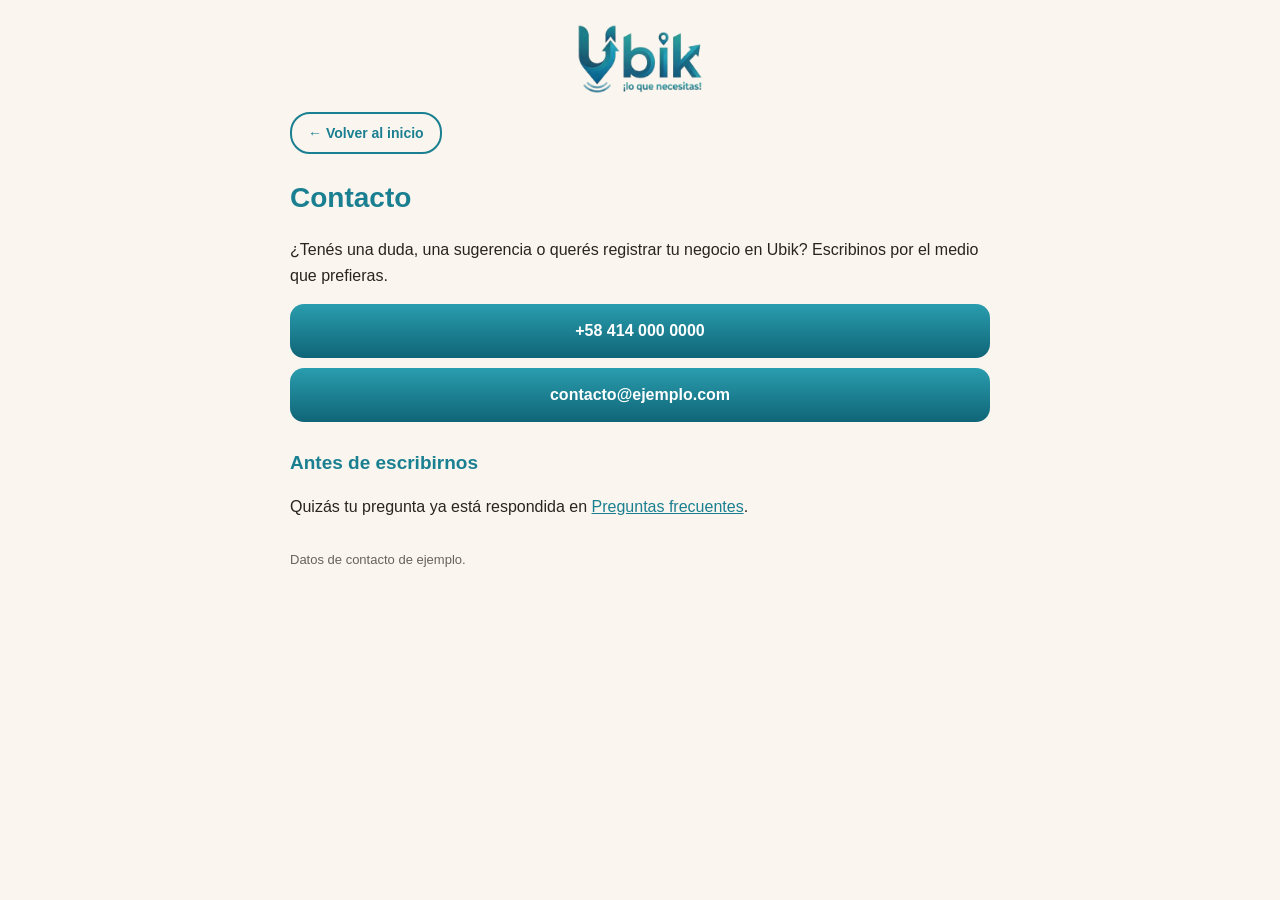
<file: info/contacto.html>
<!DOCTYPE html>
<html lang="es">
<head>
  <meta charset="UTF-8">
  <meta name="viewport" content="width=device-width, initial-scale=1">
  <title>Contacto - Ubik</title>
  <link rel="stylesheet" href="estilo.css">
  <script src="datos.js"></script>
</head>
<body>
  <img class="logo" src="../mapa/logo-ubik.png" alt="Ubik">
  <a class="volver" href="../index.html">← Volver al inicio</a>

  <h1>Contacto</h1>
  <p>¿Tenés una duda, una sugerencia o querés registrar tu negocio en Ubik? Escribinos por el medio que prefieras.</p>

  <a class="boton-contacto" id="c-wa" data-ubik="whatsapp" href="#">WhatsApp</a>
  <a class="boton-contacto" id="c-mail" data-ubik="email" href="#">Correo</a>

  <h2>Antes de escribirnos</h2>
  <p>Quizás tu pregunta ya está respondida en <a href="preguntas.html">Preguntas frecuentes</a>.</p>

  <p class="nota">Datos de contacto de ejemplo.</p>

</body>
</html>
</file>
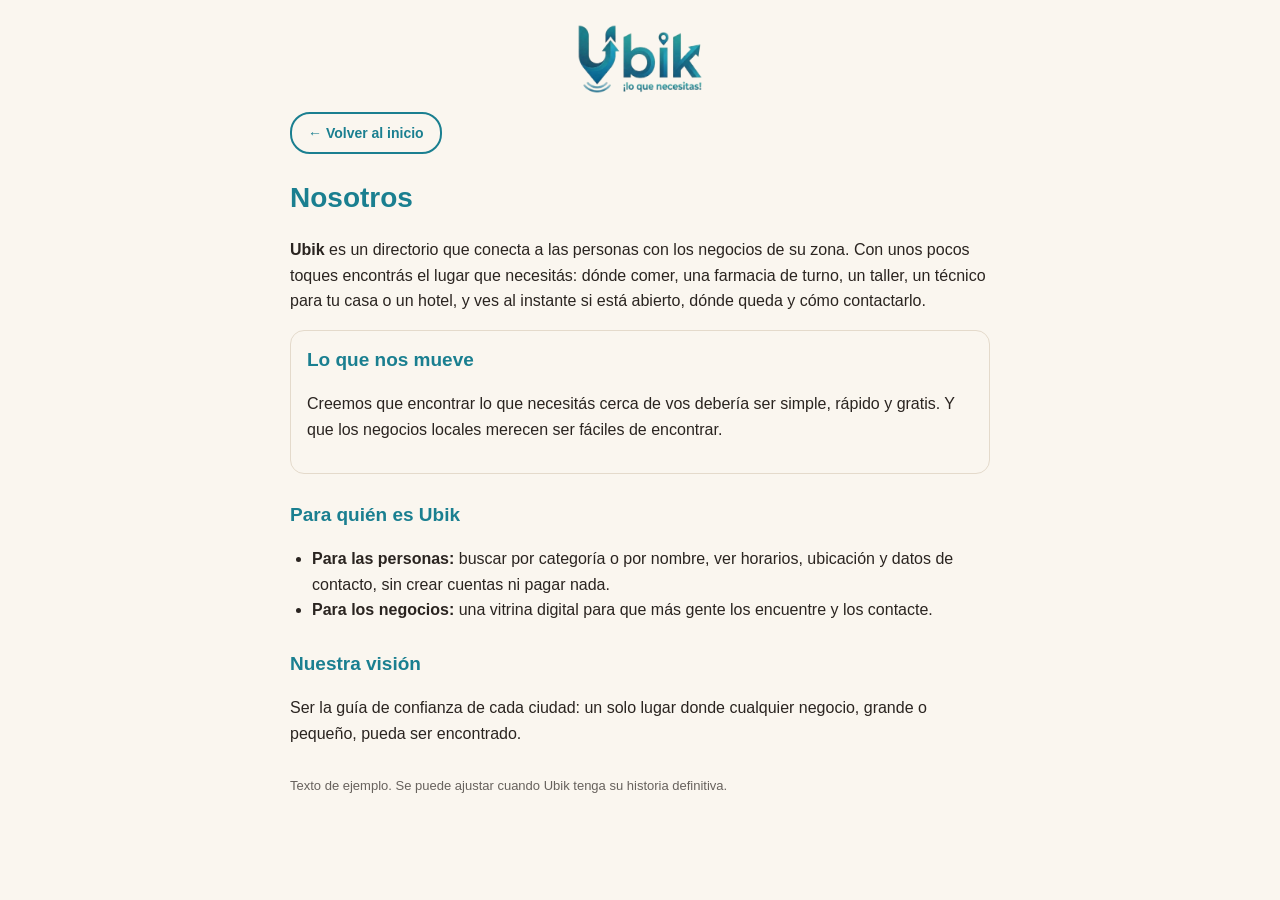
<file: info/nosotros.html>
<!DOCTYPE html>
<html lang="es">
<head>
  <meta charset="UTF-8">
  <meta name="viewport" content="width=device-width, initial-scale=1">
  <title>Nosotros - Ubik</title>
  <link rel="stylesheet" href="estilo.css">
  <script src="datos.js"></script>
</head>
<body>
  <img class="logo" src="../mapa/logo-ubik.png" alt="Ubik">
  <a class="volver" href="../index.html">← Volver al inicio</a>

  <h1>Nosotros</h1>
  <p><strong>Ubik</strong> es un directorio que conecta a las personas con los negocios de su zona. Con unos pocos toques encontrás el lugar que necesitás: dónde comer, una farmacia de turno, un taller, un técnico para tu casa o un hotel, y ves al instante si está abierto, dónde queda y cómo contactarlo.</p>

  <div class="tarjeta">
    <h2>Lo que nos mueve</h2>
    <p>Creemos que encontrar lo que necesitás cerca de vos debería ser simple, rápido y gratis. Y que los negocios locales merecen ser fáciles de encontrar.</p>
  </div>

  <h2>Para quién es Ubik</h2>
  <ul>
    <li><strong>Para las personas:</strong> buscar por categoría o por nombre, ver horarios, ubicación y datos de contacto, sin crear cuentas ni pagar nada.</li>
    <li><strong>Para los negocios:</strong> una vitrina digital para que más gente los encuentre y los contacte.</li>
  </ul>

  <h2>Nuestra visión</h2>
  <p>Ser la guía de confianza de cada ciudad: un solo lugar donde cualquier negocio, grande o pequeño, pueda ser encontrado.</p>

  <p class="nota">Texto de ejemplo. Se puede ajustar cuando Ubik tenga su historia definitiva.</p>

</body>
</html>
</file>
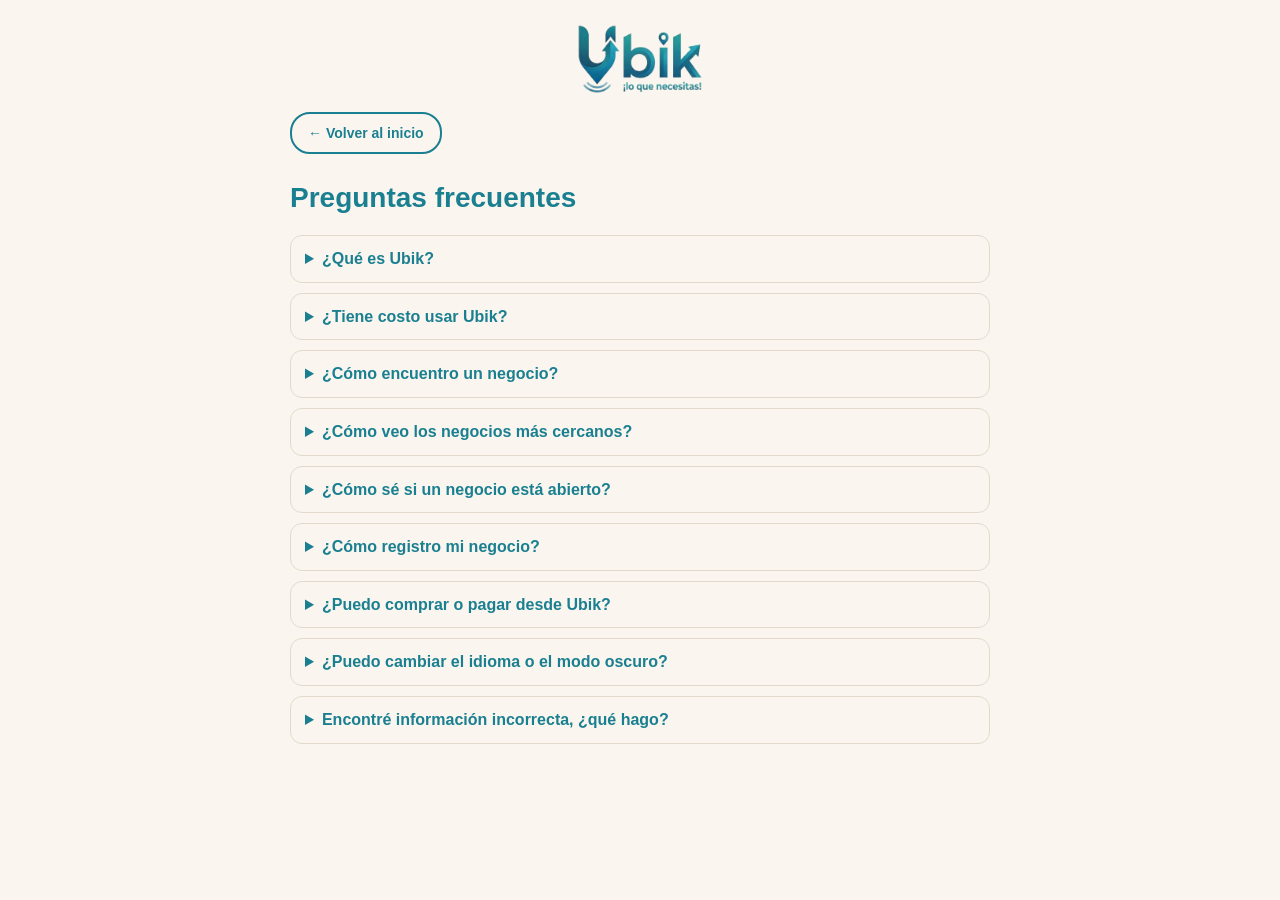
<file: info/preguntas.html>
<!DOCTYPE html>
<html lang="es">
<head>
  <meta charset="UTF-8">
  <meta name="viewport" content="width=device-width, initial-scale=1">
  <title>Preguntas frecuentes - Ubik</title>
  <link rel="stylesheet" href="estilo.css">
  <script src="datos.js"></script>
</head>
<body>
  <img class="logo" src="../mapa/logo-ubik.png" alt="Ubik">
  <a class="volver" href="../index.html">← Volver al inicio</a>

  <h1>Preguntas frecuentes</h1>

  <details><summary>¿Qué es Ubik?</summary>
    <p>Es un directorio de negocios. Buscás por categoría o por nombre y ves dónde queda, si está abierto y cómo contactarlo.</p></details>

  <details><summary>¿Tiene costo usar Ubik?</summary>
    <p>Para las personas que buscan negocios, no. Buscar y ver la información es gratis y no necesitás crear una cuenta.</p></details>

  <details><summary>¿Cómo encuentro un negocio?</summary>
    <p>En la pantalla de inicio tocá la categoría que te interesa en el mapa. También podés tocar el botón Buscar y escribir el nombre del negocio o lo que necesitás.</p></details>

  <details><summary>¿Cómo veo los negocios más cercanos?</summary>
    <p>Dentro de una búsqueda, abrí "Más filtros" y tocá "Ordenar por cercanía". Te pediremos permiso para usar tu ubicación. Es opcional.</p></details>

  <details><summary>¿Cómo sé si un negocio está abierto?</summary>
    <p>Cada negocio muestra si está abierto o cerrado en ese momento, según el horario que cargó. Por defecto mostramos solo los abiertos, y podés cambiarlo en "Más filtros".</p></details>

  <details><summary>¿Cómo registro mi negocio?</summary>
    <p>Escribinos desde la página de <a href="contacto.html">Contacto</a> y te ayudamos con el registro.</p></details>

  <details><summary>¿Puedo comprar o pagar desde Ubik?</summary>
    <p>No. Ubik es un directorio informativo: te ayuda a encontrar y contactar al negocio. La compra o el pago se hacen directamente con el negocio.</p></details>

  <details><summary>¿Puedo cambiar el idioma o el modo oscuro?</summary>
    <p>Sí. En los botones de la parte superior (o inferior, en la app) podés cambiar entre español e inglés y entre modo claro y oscuro.</p></details>

  <details><summary>Encontré información incorrecta, ¿qué hago?</summary>
    <p>Avisanos por <a href="contacto.html">Contacto</a> con el nombre del negocio y qué dato está mal, y lo revisamos.</p></details>

</body>
</html>
</file>
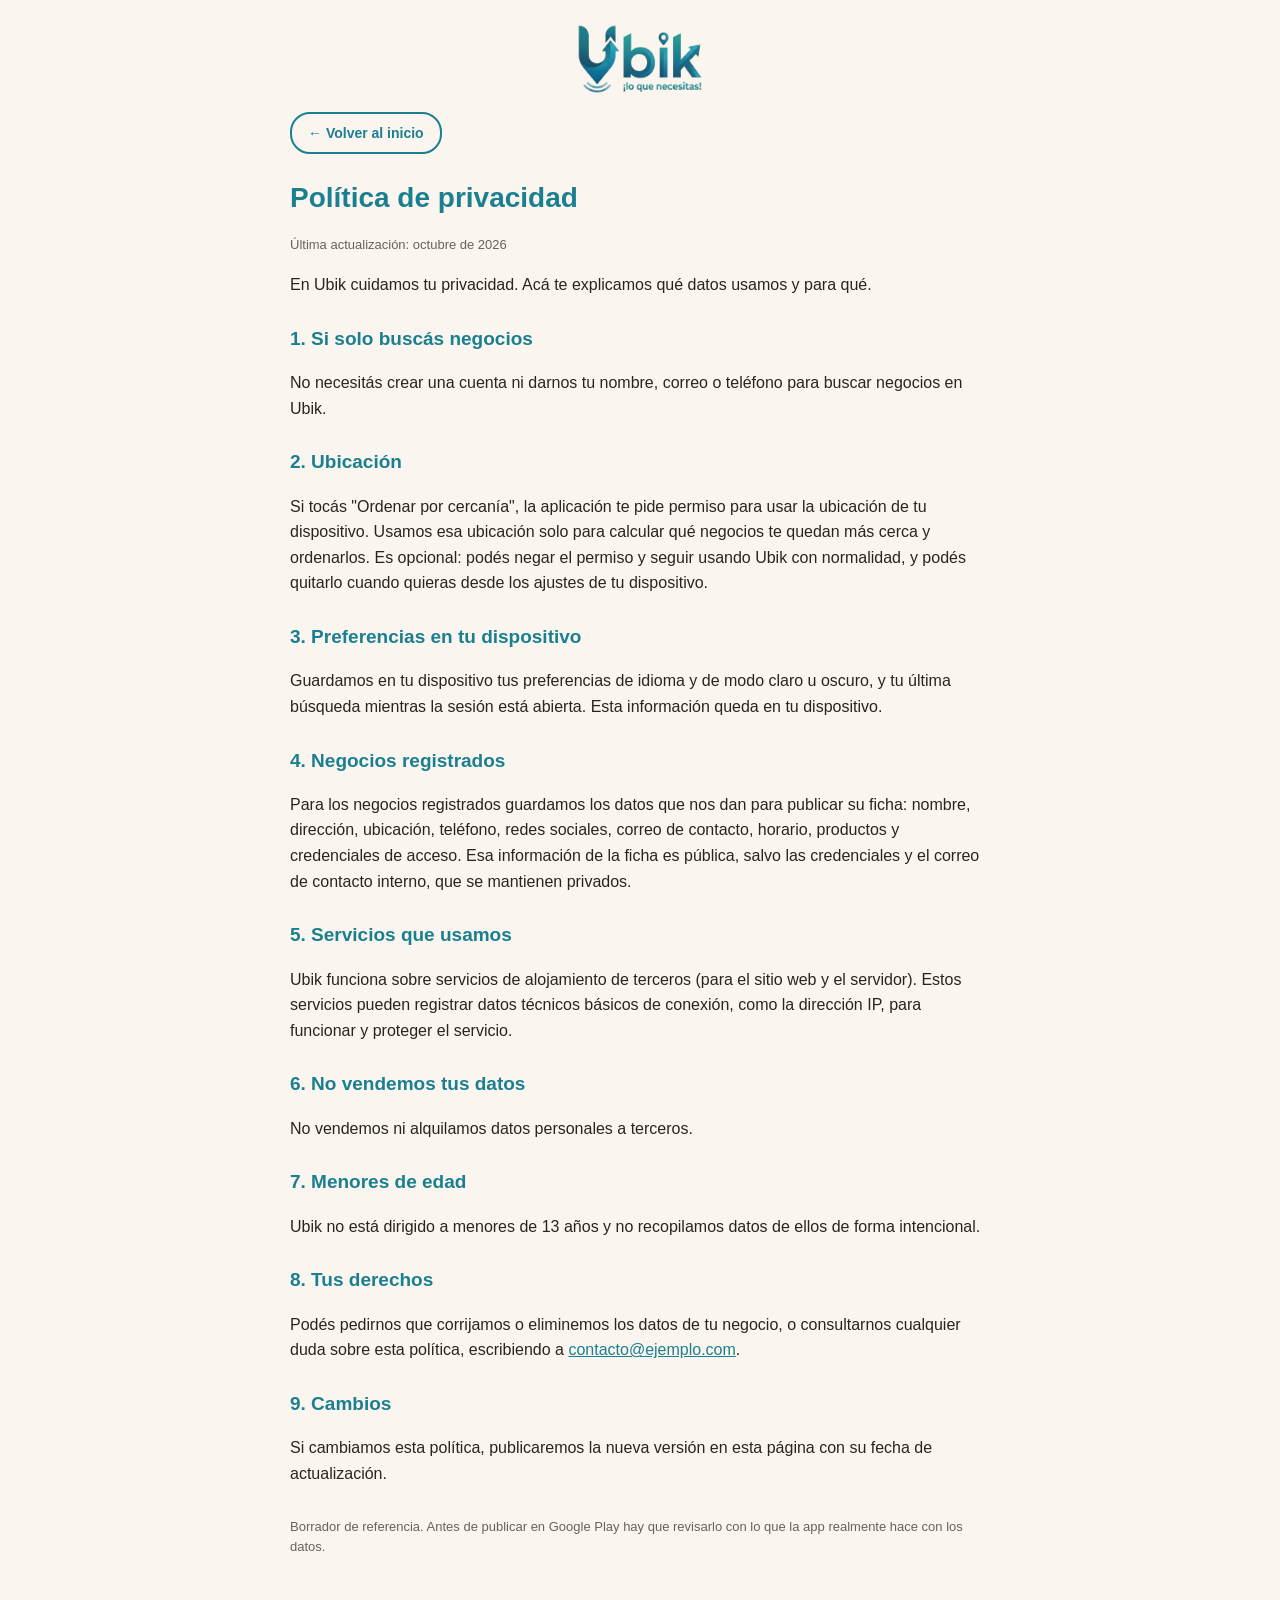
<file: info/privacidad.html>
<!DOCTYPE html>
<html lang="es">
<head>
  <meta charset="UTF-8">
  <meta name="viewport" content="width=device-width, initial-scale=1">
  <title>Política de privacidad - Ubik</title>
  <link rel="stylesheet" href="estilo.css">
  <script src="datos.js"></script>
</head>
<body>
  <img class="logo" src="../mapa/logo-ubik.png" alt="Ubik">
  <a class="volver" href="../index.html">← Volver al inicio</a>

  <h1>Política de privacidad</h1>
  <p class="nota" style="margin-top:0">Última actualización: octubre de 2026</p>

  <p>En Ubik cuidamos tu privacidad. Acá te explicamos qué datos usamos y para qué.</p>

  <h2>1. Si solo buscás negocios</h2>
  <p>No necesitás crear una cuenta ni darnos tu nombre, correo o teléfono para buscar negocios en Ubik.</p>

  <h2>2. Ubicación</h2>
  <p>Si tocás "Ordenar por cercanía", la aplicación te pide permiso para usar la ubicación de tu dispositivo. Usamos esa ubicación solo para calcular qué negocios te quedan más cerca y ordenarlos. Es opcional: podés negar el permiso y seguir usando Ubik con normalidad, y podés quitarlo cuando quieras desde los ajustes de tu dispositivo.</p>

  <h2>3. Preferencias en tu dispositivo</h2>
  <p>Guardamos en tu dispositivo tus preferencias de idioma y de modo claro u oscuro, y tu última búsqueda mientras la sesión está abierta. Esta información queda en tu dispositivo.</p>

  <h2>4. Negocios registrados</h2>
  <p>Para los negocios registrados guardamos los datos que nos dan para publicar su ficha: nombre, dirección, ubicación, teléfono, redes sociales, correo de contacto, horario, productos y credenciales de acceso. Esa información de la ficha es pública, salvo las credenciales y el correo de contacto interno, que se mantienen privados.</p>

  <h2>5. Servicios que usamos</h2>
  <p>Ubik funciona sobre servicios de alojamiento de terceros (para el sitio web y el servidor). Estos servicios pueden registrar datos técnicos básicos de conexión, como la dirección IP, para funcionar y proteger el servicio.</p>

  <h2>6. No vendemos tus datos</h2>
  <p>No vendemos ni alquilamos datos personales a terceros.</p>

  <h2>7. Menores de edad</h2>
  <p>Ubik no está dirigido a menores de 13 años y no recopilamos datos de ellos de forma intencional.</p>

  <h2>8. Tus derechos</h2>
  <p>Podés pedirnos que corrijamos o eliminemos los datos de tu negocio, o consultarnos cualquier duda sobre esta política, escribiendo a <a data-ubik="email" href="#">correo</a>.</p>

  <h2>9. Cambios</h2>
  <p>Si cambiamos esta política, publicaremos la nueva versión en esta página con su fecha de actualización.</p>

  <p class="nota">Borrador de referencia. Antes de publicar en Google Play hay que revisarlo con lo que la app realmente hace con los datos.</p>

</body>
</html>
</file>
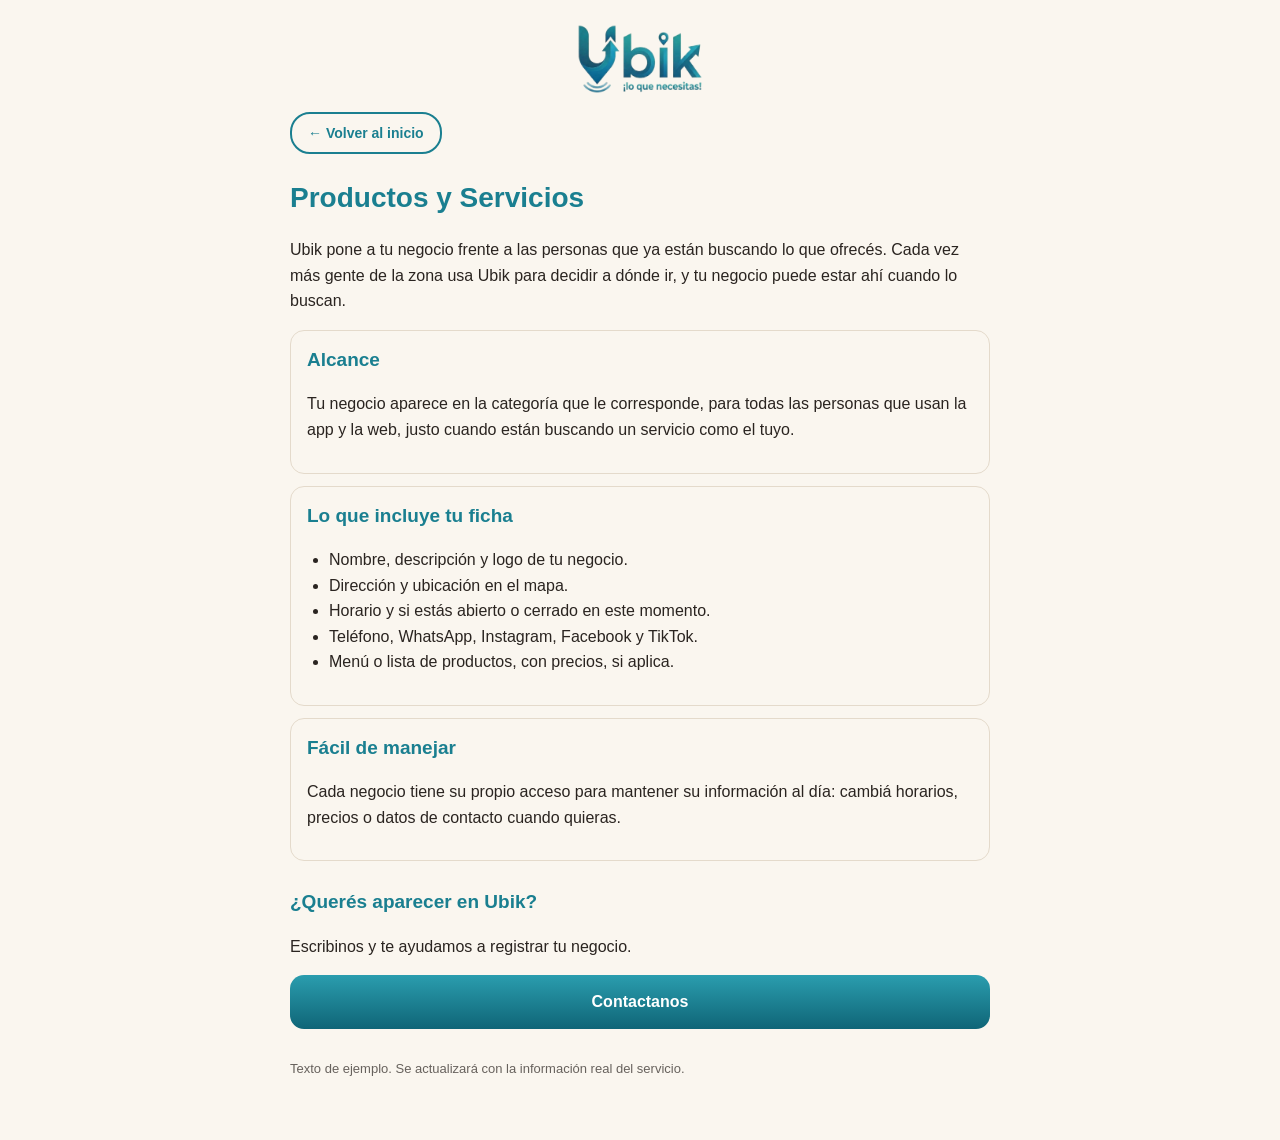
<file: info/servicios.html>
<!DOCTYPE html>
<html lang="es">
<head>
  <meta charset="UTF-8">
  <meta name="viewport" content="width=device-width, initial-scale=1">
  <title>Productos y Servicios - Ubik</title>
  <link rel="stylesheet" href="estilo.css">
  <script src="datos.js"></script>
</head>
<body>
  <img class="logo" src="../mapa/logo-ubik.png" alt="Ubik">
  <a class="volver" href="../index.html">← Volver al inicio</a>

  <h1>Productos y Servicios</h1>
  <p>Ubik pone a tu negocio frente a las personas que ya están buscando lo que ofrecés. Cada vez más gente de la zona usa Ubik para decidir a dónde ir, y tu negocio puede estar ahí cuando lo buscan.</p>
  <!-- TEXTO DE PRUEBA: reemplazar por datos reales (cantidad de usuarios, zonas, etc.) cuando los haya -->

  <div class="tarjeta">
    <h2>Alcance</h2>
    <p>Tu negocio aparece en la categoría que le corresponde, para todas las personas que usan la app y la web, justo cuando están buscando un servicio como el tuyo.</p>
  </div>

  <div class="tarjeta">
    <h2>Lo que incluye tu ficha</h2>
    <ul>
      <li>Nombre, descripción y logo de tu negocio.</li>
      <li>Dirección y ubicación en el mapa.</li>
      <li>Horario y si estás abierto o cerrado en este momento.</li>
      <li>Teléfono, WhatsApp, Instagram, Facebook y TikTok.</li>
      <li>Menú o lista de productos, con precios, si aplica.</li>
    </ul>
  </div>

  <div class="tarjeta">
    <h2>Fácil de manejar</h2>
    <p>Cada negocio tiene su propio acceso para mantener su información al día: cambiá horarios, precios o datos de contacto cuando quieras.</p>
  </div>

  <h2>¿Querés aparecer en Ubik?</h2>
  <p>Escribinos y te ayudamos a registrar tu negocio.</p>
  <a class="boton-contacto" href="contacto.html">Contactanos</a>

  <p class="nota">Texto de ejemplo. Se actualizará con la información real del servicio.</p>

</body>
</html>
</file>
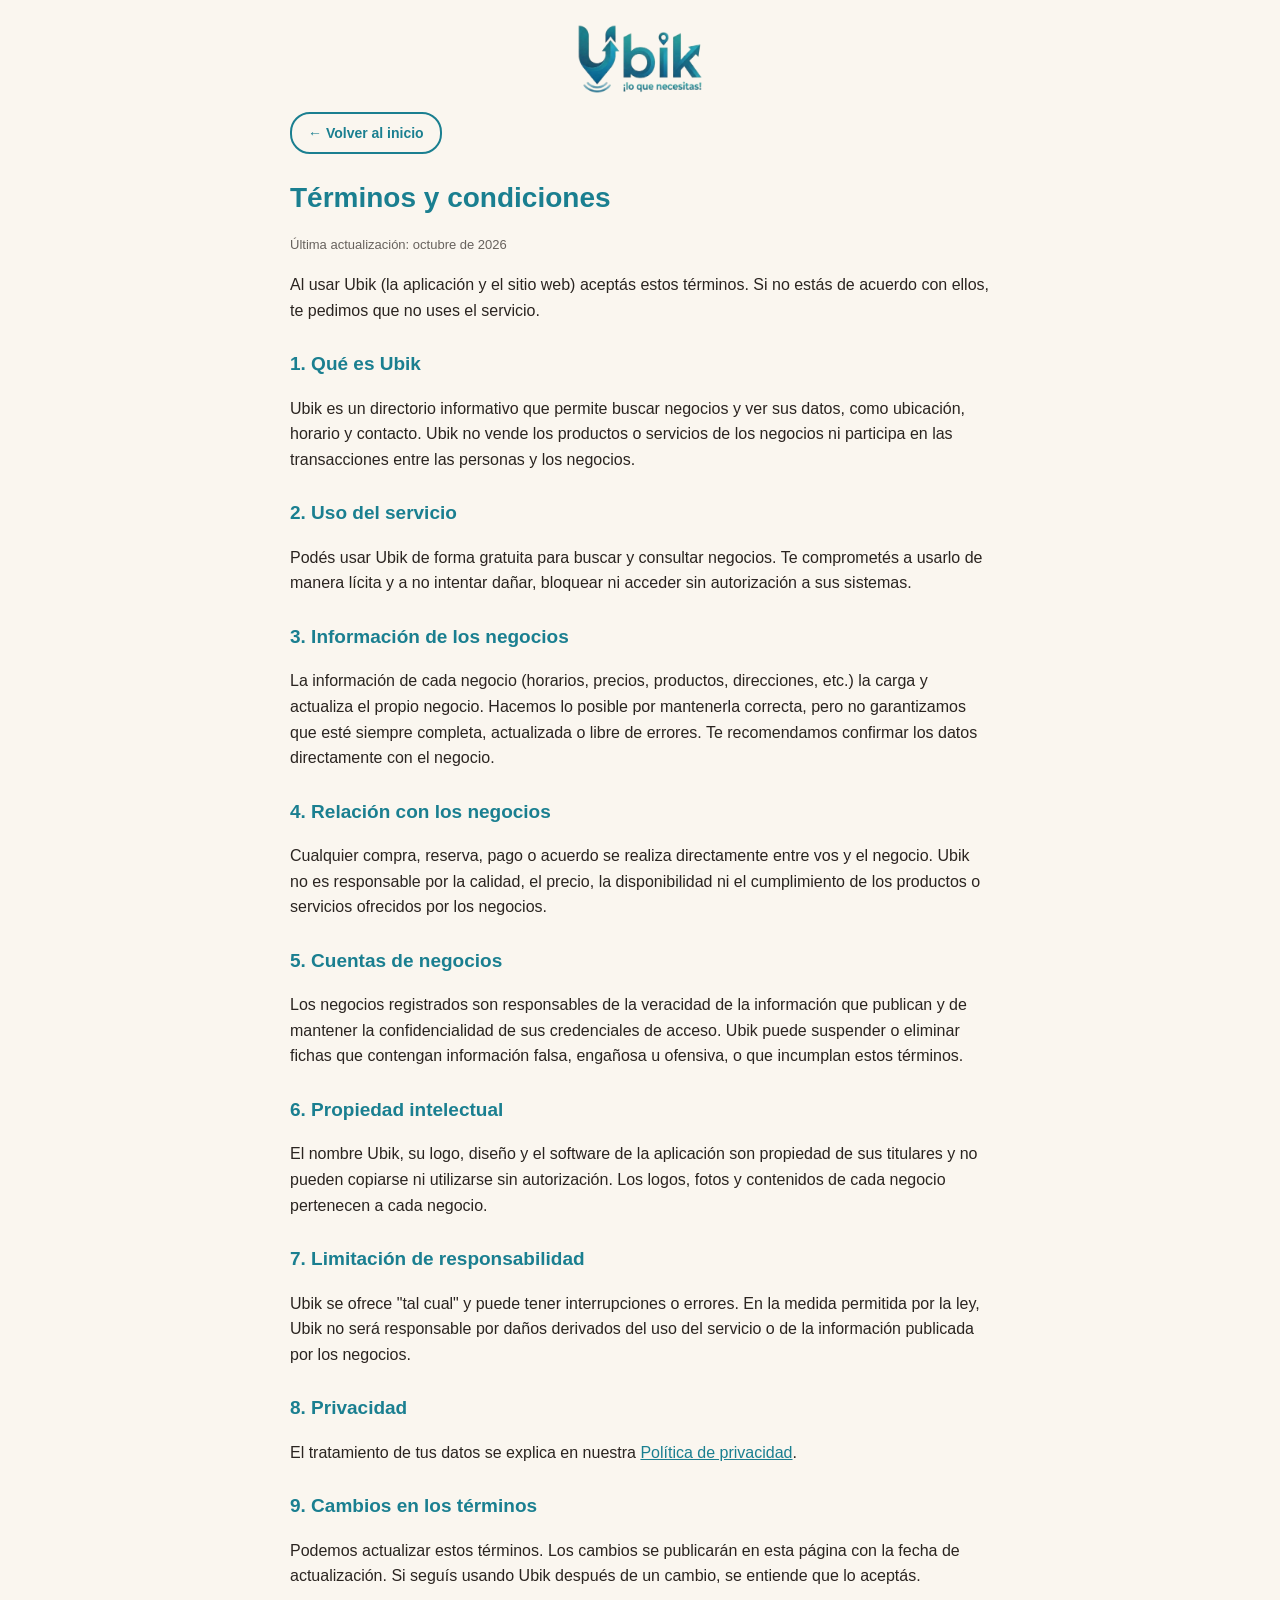
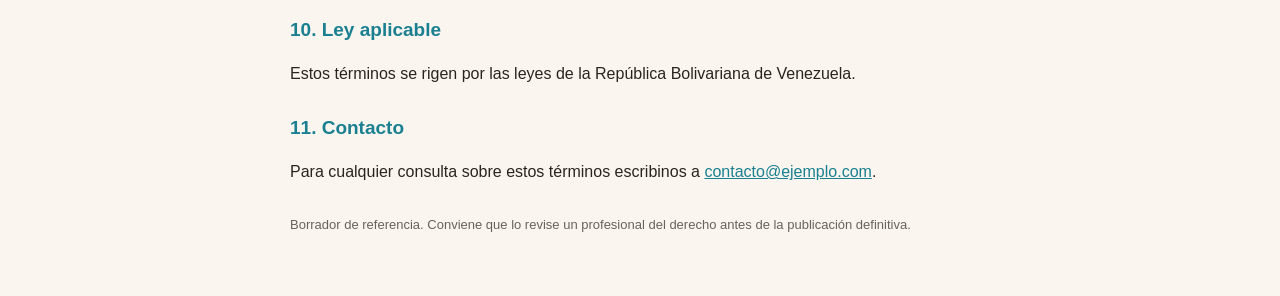
<file: info/terminos.html>
<!DOCTYPE html>
<html lang="es">
<head>
  <meta charset="UTF-8">
  <meta name="viewport" content="width=device-width, initial-scale=1">
  <title>Términos y condiciones - Ubik</title>
  <link rel="stylesheet" href="estilo.css">
  <script src="datos.js"></script>
</head>
<body>
  <img class="logo" src="../mapa/logo-ubik.png" alt="Ubik">
  <a class="volver" href="../index.html">← Volver al inicio</a>

  <h1>Términos y condiciones</h1>
  <p class="nota" style="margin-top:0">Última actualización: octubre de 2026</p>

  <p>Al usar Ubik (la aplicación y el sitio web) aceptás estos términos. Si no estás de acuerdo con ellos, te pedimos que no uses el servicio.</p>

  <h2>1. Qué es Ubik</h2>
  <p>Ubik es un directorio informativo que permite buscar negocios y ver sus datos, como ubicación, horario y contacto. Ubik no vende los productos o servicios de los negocios ni participa en las transacciones entre las personas y los negocios.</p>

  <h2>2. Uso del servicio</h2>
  <p>Podés usar Ubik de forma gratuita para buscar y consultar negocios. Te comprometés a usarlo de manera lícita y a no intentar dañar, bloquear ni acceder sin autorización a sus sistemas.</p>

  <h2>3. Información de los negocios</h2>
  <p>La información de cada negocio (horarios, precios, productos, direcciones, etc.) la carga y actualiza el propio negocio. Hacemos lo posible por mantenerla correcta, pero no garantizamos que esté siempre completa, actualizada o libre de errores. Te recomendamos confirmar los datos directamente con el negocio.</p>

  <h2>4. Relación con los negocios</h2>
  <p>Cualquier compra, reserva, pago o acuerdo se realiza directamente entre vos y el negocio. Ubik no es responsable por la calidad, el precio, la disponibilidad ni el cumplimiento de los productos o servicios ofrecidos por los negocios.</p>

  <h2>5. Cuentas de negocios</h2>
  <p>Los negocios registrados son responsables de la veracidad de la información que publican y de mantener la confidencialidad de sus credenciales de acceso. Ubik puede suspender o eliminar fichas que contengan información falsa, engañosa u ofensiva, o que incumplan estos términos.</p>

  <h2>6. Propiedad intelectual</h2>
  <p>El nombre Ubik, su logo, diseño y el software de la aplicación son propiedad de sus titulares y no pueden copiarse ni utilizarse sin autorización. Los logos, fotos y contenidos de cada negocio pertenecen a cada negocio.</p>

  <h2>7. Limitación de responsabilidad</h2>
  <p>Ubik se ofrece "tal cual" y puede tener interrupciones o errores. En la medida permitida por la ley, Ubik no será responsable por daños derivados del uso del servicio o de la información publicada por los negocios.</p>

  <h2>8. Privacidad</h2>
  <p>El tratamiento de tus datos se explica en nuestra <a href="privacidad.html">Política de privacidad</a>.</p>

  <h2>9. Cambios en los términos</h2>
  <p>Podemos actualizar estos términos. Los cambios se publicarán en esta página con la fecha de actualización. Si seguís usando Ubik después de un cambio, se entiende que lo aceptás.</p>

  <h2>10. Ley aplicable</h2>
  <p>Estos términos se rigen por las leyes de la República Bolivariana de Venezuela.</p>

  <h2>11. Contacto</h2>
  <p>Para cualquier consulta sobre estos términos escribinos a <a data-ubik="email" href="#">correo</a>.</p>

  <p class="nota">Borrador de referencia. Conviene que lo revise un profesional del derecho antes de la publicación definitiva.</p>

</body>
</html>
</file>
<file: info/estilo.css>
:root {
  --fondo: #FAF6EF;
  --texto: #2A2420;
  --acento: #1A7F90;
  --acento-claro: #2A9DAE;
  --acento-oscuro: #0F6577;
  --acento-texto: #FFFFFF;
  --borde: #E4DACB;
}
[data-tema="oscuro"] {
  --fondo: #121212;
  --texto: #EFEFEF;
  --acento: #3FBFD0;
  --acento-claro: #6AD3E0;
  --acento-oscuro: #2AA3B5;
  --acento-texto: #121212;
  --borde: #2E2E2E;
}
body {
  font-family: 'Inter', Arial, sans-serif;
  max-width: 700px;
  margin: 24px auto 60px auto;
  padding: 0 20px;
  background: var(--fondo);
  color: var(--texto);
  line-height: 1.6;
}
.logo { display: block; margin: 0 auto 10px auto; max-height: 70px; }
.volver {
  display: inline-block;
  margin: 8px 0 16px 0;
  padding: 8px 16px;
  border: 2px solid var(--acento);
  border-radius: 20px;
  color: var(--acento);
  font-weight: bold;
  font-size: 14px;
  text-decoration: none;
}
h1 { color: var(--acento); font-size: 28px; margin: 6px 0 14px 0; }
h2 { color: var(--acento); font-size: 19px; margin: 26px 0 6px 0; }
p, li { font-size: 16px; }
ul { padding-left: 22px; }
a { color: var(--acento); }
.tarjeta {
  border: 1px solid var(--borde);
  border-radius: 14px;
  padding: 14px 16px;
  margin: 12px 0;
}
.tarjeta h2 { margin-top: 0; }
.nota { font-size: 13px; opacity: 0.7; margin-top: 30px; }
details {
  border: 1px solid var(--borde);
  border-radius: 12px;
  padding: 10px 14px;
  margin: 10px 0;
}
summary { cursor: pointer; font-weight: bold; color: var(--acento); }
details p { margin: 8px 0 2px 0; }
.boton-contacto {
  display: block;
  margin: 10px 0;
  padding: 14px 18px;
  border-radius: 14px;
  background: linear-gradient(180deg, var(--acento-claro), var(--acento-oscuro));
  color: var(--acento-texto);
  font-weight: bold;
  text-align: center;
  text-decoration: none;
}
</file>
